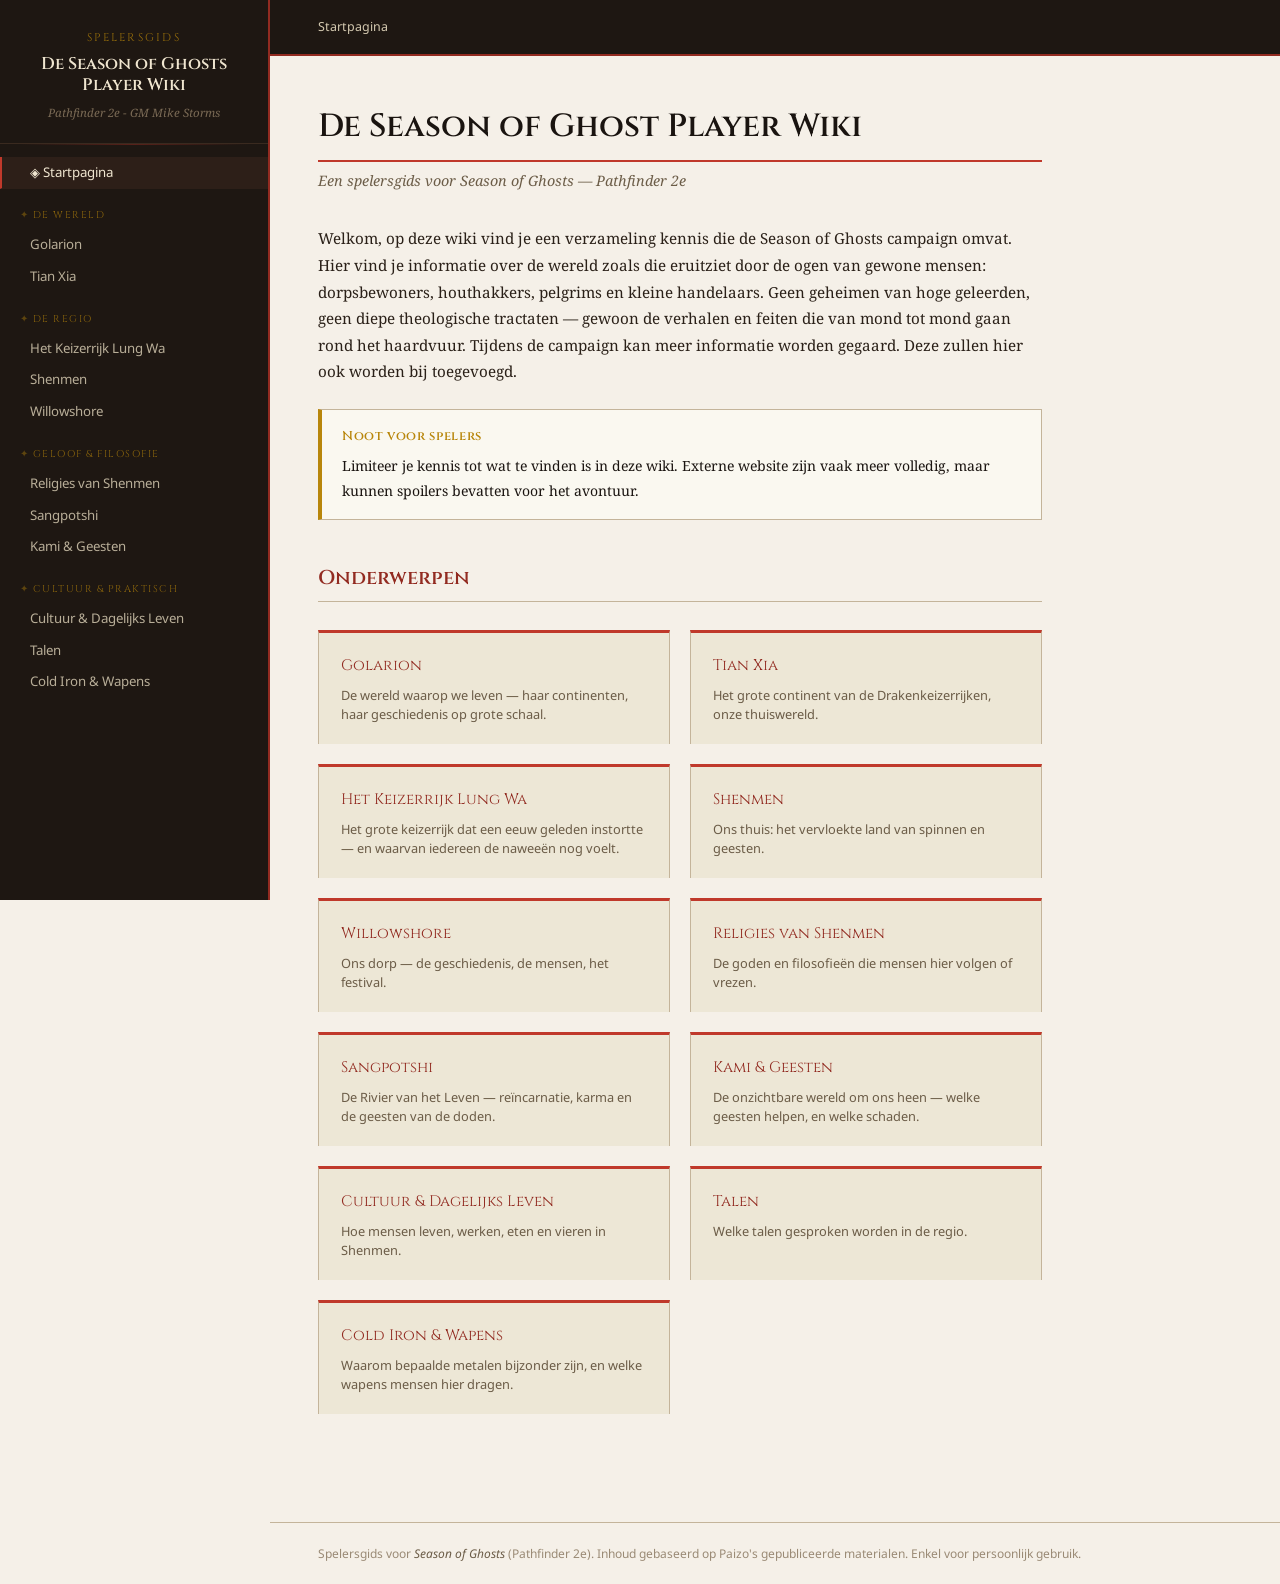
<file: index.html>
<!DOCTYPE html>
<html lang="nl">
<head>
  <meta charset="UTF-8">
  <meta name="viewport" content="width=device-width, initial-scale=1.0">
  <title>De Season of Ghost Player Wiki</title>
  <link rel="stylesheet" href="assets/style.css">
</head>
<body>
  <aside id="sidebar"></aside>

  <div id="main">
    <header class="page-header">
      <div class="breadcrumb"><span>Startpagina</span></div>
    </header>

    <article>
      <h1>De Season of Ghost Player Wiki</h1>
      <p class="page-subtitle">Een spelersgids voor Season of Ghosts — Pathfinder 2e</p>

      <p> Welkom, op deze wiki vind je een verzameling kennis die de Season of
      Ghosts campaign omvat. Hier vind je informatie over de wereld zoals die
      eruitziet door de ogen van gewone mensen: dorpsbewoners, houthakkers,
      pelgrims en kleine handelaars. Geen geheimen van hoge geleerden, geen
      diepe theologische tractaten — gewoon de verhalen en feiten die van mond
      tot mond gaan rond het haardvuur. Tijdens de campaign kan meer informatie
      worden gegaard. Deze zullen hier ook worden bij toegevoegd.</p>

      <div class="callout warning">
        <strong>Noot voor spelers</strong>
        Limiteer je kennis tot wat te vinden is in deze wiki. Externe website
        zijn vaak meer volledig, maar kunnen spoilers bevatten voor het
        avontuur.
      </div>

      <h2>Onderwerpen</h2>

      <div class="topic-grid">
        <a href="golarion.html" class="topic-card">
          <div class="card-title">Golarion</div>
          <div class="card-desc">De wereld waarop we leven — haar continenten, haar geschiedenis op grote schaal.</div>
        </a>
        <a href="tian-xia.html" class="topic-card">
          <div class="card-title">Tian Xia</div>
          <div class="card-desc">Het grote continent van de Drakenkeizerrijken, onze thuiswereld.</div>
        </a>
        <a href="lung-wa.html" class="topic-card">
          <div class="card-title">Het Keizerrijk Lung Wa</div>
          <div class="card-desc">Het grote keizerrijk dat een eeuw geleden instortte — en waarvan iedereen de naweeën nog voelt.</div>
        </a>
        <a href="shenmen.html" class="topic-card">
          <div class="card-title">Shenmen</div>
          <div class="card-desc">Ons thuis: het vervloekte land van spinnen en geesten.</div>
        </a>
        <a href="willowshore.html" class="topic-card">
          <div class="card-title">Willowshore</div>
          <div class="card-desc">Ons dorp — de geschiedenis, de mensen, het festival.</div>
        </a>
        <a href="religies.html" class="topic-card">
          <div class="card-title">Religies van Shenmen</div>
          <div class="card-desc">De goden en filosofieën die mensen hier volgen of vrezen.</div>
        </a>
        <a href="sangpotshi.html" class="topic-card">
          <div class="card-title">Sangpotshi</div>
          <div class="card-desc">De Rivier van het Leven — reïncarnatie, karma en de geesten van de doden.</div>
        </a>
        <a href="kami.html" class="topic-card">
          <div class="card-title">Kami & Geesten</div>
          <div class="card-desc">De onzichtbare wereld om ons heen — welke geesten helpen, en welke schaden.</div>
        </a>
        <a href="cultuur.html" class="topic-card">
          <div class="card-title">Cultuur & Dagelijks Leven</div>
          <div class="card-desc">Hoe mensen leven, werken, eten en vieren in Shenmen.</div>
        </a>
        <a href="talen.html" class="topic-card">
          <div class="card-title">Talen</div>
          <div class="card-desc">Welke talen gesproken worden in de regio.</div>
        </a>
        <a href="cold-iron.html" class="topic-card">
          <div class="card-title">Cold Iron & Wapens</div>
          <div class="card-desc">Waarom bepaalde metalen bijzonder zijn, en welke wapens mensen hier dragen.</div>
        </a>
      </div>

    </article>
    <footer></footer>
  </div>

  <script src="assets/nav.js"></script>
  <script>renderNav('home'); renderFooter();</script>
</body>
</html>
</file>
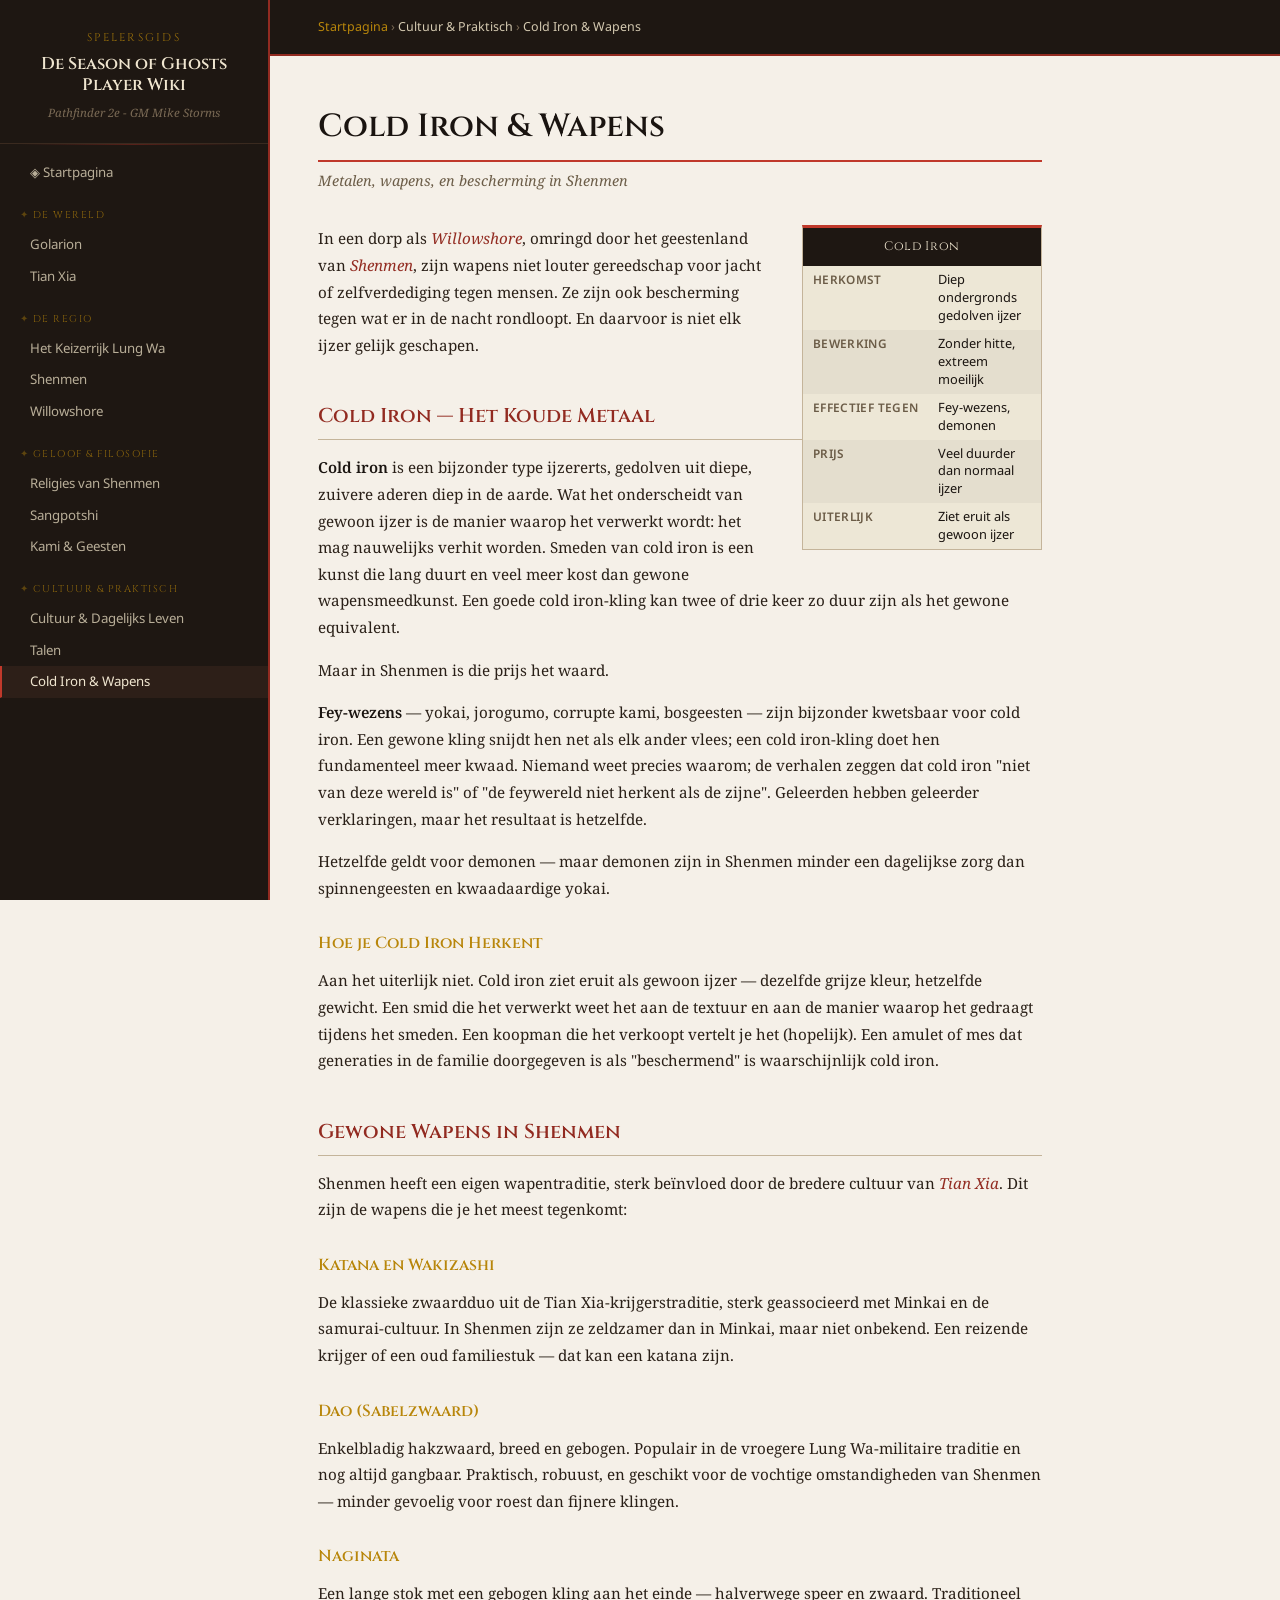
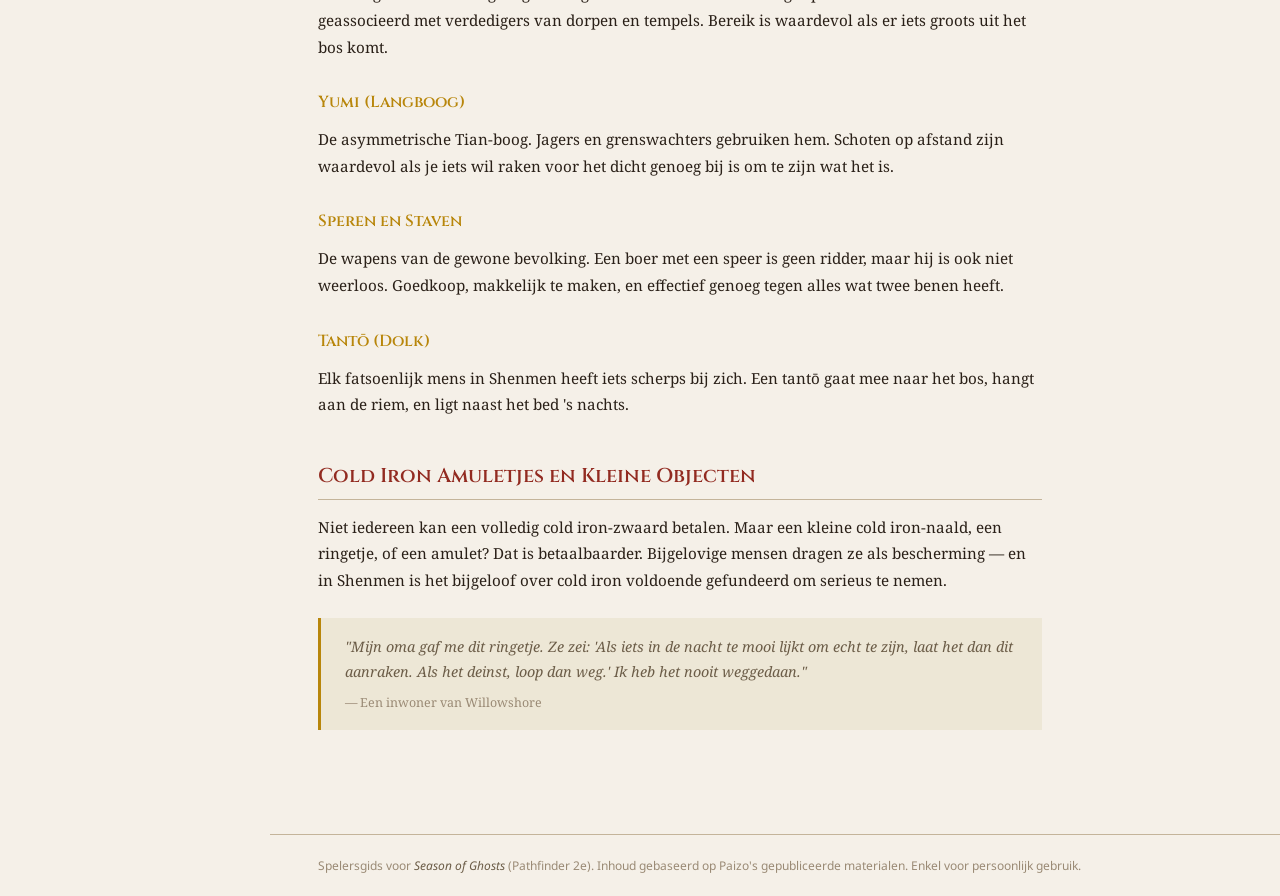
<file: cold-iron.html>
<!DOCTYPE html>
<html lang="nl">
<head>
  <meta charset="UTF-8">
  <meta name="viewport" content="width=device-width, initial-scale=1.0">
  <title>Cold Iron & Wapens — Season of Ghosts Player Wiki</title>
  <link rel="stylesheet" href="assets/style.css">
</head>
<body>
  <aside id="sidebar"></aside>
  <div id="main">
    <header class="page-header">
      <div class="breadcrumb"><a href="index.html">Startpagina</a> › <span>Cultuur & Praktisch</span> › <span>Cold Iron & Wapens</span></div>
    </header>
    <article class="clearfix">
      <h1>Cold Iron & Wapens</h1>
      <p class="page-subtitle">Metalen, wapens, en bescherming in Shenmen</p>

      <div class="infobox">
        <div class="infobox-title">Cold Iron</div>
        <table>
          <tr><td>Herkomst</td><td>Diep ondergronds gedolven ijzer</td></tr>
          <tr><td>Bewerking</td><td>Zonder hitte, extreem moeilijk</td></tr>
          <tr><td>Effectief tegen</td><td>Fey-wezens, demonen</td></tr>
          <tr><td>Prijs</td><td>Veel duurder dan normaal ijzer</td></tr>
          <tr><td>Uiterlijk</td><td>Ziet eruit als gewoon ijzer</td></tr>
        </table>
      </div>

      <p>In een dorp als <a href="willowshore.html"
        class="wiki-link">Willowshore</a>, omringd door het geestenland van <a
        href="shenmen.html" class="wiki-link">Shenmen</a>, zijn wapens niet
      louter gereedschap voor jacht of zelfverdediging tegen mensen. Ze zijn ook
      bescherming tegen wat er in de nacht rondloopt. En daarvoor is niet elk
      ijzer gelijk geschapen.</p>

      <h2>Cold Iron — Het Koude Metaal</h2>

      <p><strong>Cold iron</strong> is een bijzonder type ijzererts, gedolven
      uit diepe, zuivere aderen diep in de aarde. Wat het onderscheidt van
      gewoon ijzer is de manier waarop het verwerkt wordt: het mag nauwelijks
      verhit worden. Smeden van cold iron is een kunst die lang duurt en veel
      meer kost dan gewone wapensmeedkunst. Een goede cold iron-kling kan twee
      of drie keer zo duur zijn als het gewone equivalent.</p>

      <p>Maar in Shenmen is die prijs het waard.</p>

      <p><strong>Fey-wezens</strong> — yokai, jorogumo, corrupte kami,
      bosgeesten — zijn bijzonder kwetsbaar voor cold iron. Een gewone kling
      snijdt hen net als elk ander vlees; een cold iron-kling doet hen
      fundamenteel meer kwaad. Niemand weet precies waarom; de verhalen zeggen
      dat cold iron "niet van deze wereld is" of "de feywereld niet herkent als
      de zijne". Geleerden hebben geleerder verklaringen, maar het resultaat is
      hetzelfde.</p>

      <p>Hetzelfde geldt voor demonen — maar demonen zijn in Shenmen minder een
      dagelijkse zorg dan spinnengeesten en kwaadaardige yokai.</p>

      <h3>Hoe je Cold Iron Herkent</h3> <p>Aan het uiterlijk niet. Cold iron
      ziet eruit als gewoon ijzer — dezelfde grijze kleur, hetzelfde gewicht.
      Een smid die het verwerkt weet het aan de textuur en aan de manier waarop
      het gedraagt tijdens het smeden. Een koopman die het verkoopt vertelt je
      het (hopelijk). Een amulet of mes dat generaties in de familie doorgegeven
      is als "beschermend" is waarschijnlijk cold iron.</p>

      <h2>Gewone Wapens in Shenmen</h2>

      <p>Shenmen heeft een eigen wapentraditie, sterk beïnvloed door de bredere
      cultuur van <a href="tian-xia.html" class="wiki-link">Tian Xia</a>. Dit
      zijn de wapens die je het meest tegenkomt:</p>

      <h3>Katana en Wakizashi</h3> <p>De klassieke zwaardduo uit de Tian
      Xia-krijgerstraditie, sterk geassocieerd met Minkai en de samurai-cultuur.
      In Shenmen zijn ze zeldzamer dan in Minkai, maar niet onbekend. Een
      reizende krijger of een oud familiestuk — dat kan een katana zijn.</p>

      <h3>Dao (Sabelzwaard)</h3> <p>Enkelbladig hakzwaard, breed en gebogen.
      Populair in de vroegere Lung Wa-militaire traditie en nog altijd gangbaar.
      Praktisch, robuust, en geschikt voor de vochtige omstandigheden van
      Shenmen — minder gevoelig voor roest dan fijnere klingen.</p>

      <h3>Naginata</h3> <p>Een lange stok met een gebogen kling aan het einde —
      halverwege speer en zwaard. Traditioneel geassocieerd met verdedigers van
      dorpen en tempels. Bereik is waardevol als er iets groots uit het bos
      komt.</p>

      <h3>Yumi (Langboog)</h3> <p>De asymmetrische Tian-boog. Jagers en
      grenswachters gebruiken hem. Schoten op afstand zijn waardevol als je iets
      wil raken voor het dicht genoeg bij is om te zijn wat het is.</p>

      <h3>Speren en Staven</h3> <p>De wapens van de gewone bevolking. Een boer
      met een speer is geen ridder, maar hij is ook niet weerloos. Goedkoop,
      makkelijk te maken, en effectief genoeg tegen alles wat twee benen
      heeft.</p>

      <h3>Tantō (Dolk)</h3> <p>Elk fatsoenlijk mens in Shenmen heeft iets
      scherps bij zich. Een tantō gaat mee naar het bos, hangt aan de riem, en
      ligt naast het bed 's nachts.</p>

      <h2>Cold Iron Amuletjes en Kleine Objecten</h2>

      <p>Niet iedereen kan een volledig cold iron-zwaard betalen. Maar een
      kleine cold iron-naald, een ringetje, of een amulet? Dat is betaalbaarder.
      Bijgelovige mensen dragen ze als bescherming — en in Shenmen is het
      bijgeloof over cold iron voldoende gefundeerd om serieus te nemen.</p>

      <blockquote> "Mijn oma gaf me dit ringetje. Ze zei: 'Als iets in de nacht
        te mooi lijkt om echt te zijn, laat het dan dit aanraken. Als het
        deinst, loop dan weg.' Ik heb het nooit weggedaan." <cite>— Een inwoner
        van Willowshore</cite> </blockquote>

    </article> <footer></footer> </div> <script src="assets/nav.js"></script>
    <script>renderNav('cold-iron'); renderFooter();</script> </body> </html>
</file>
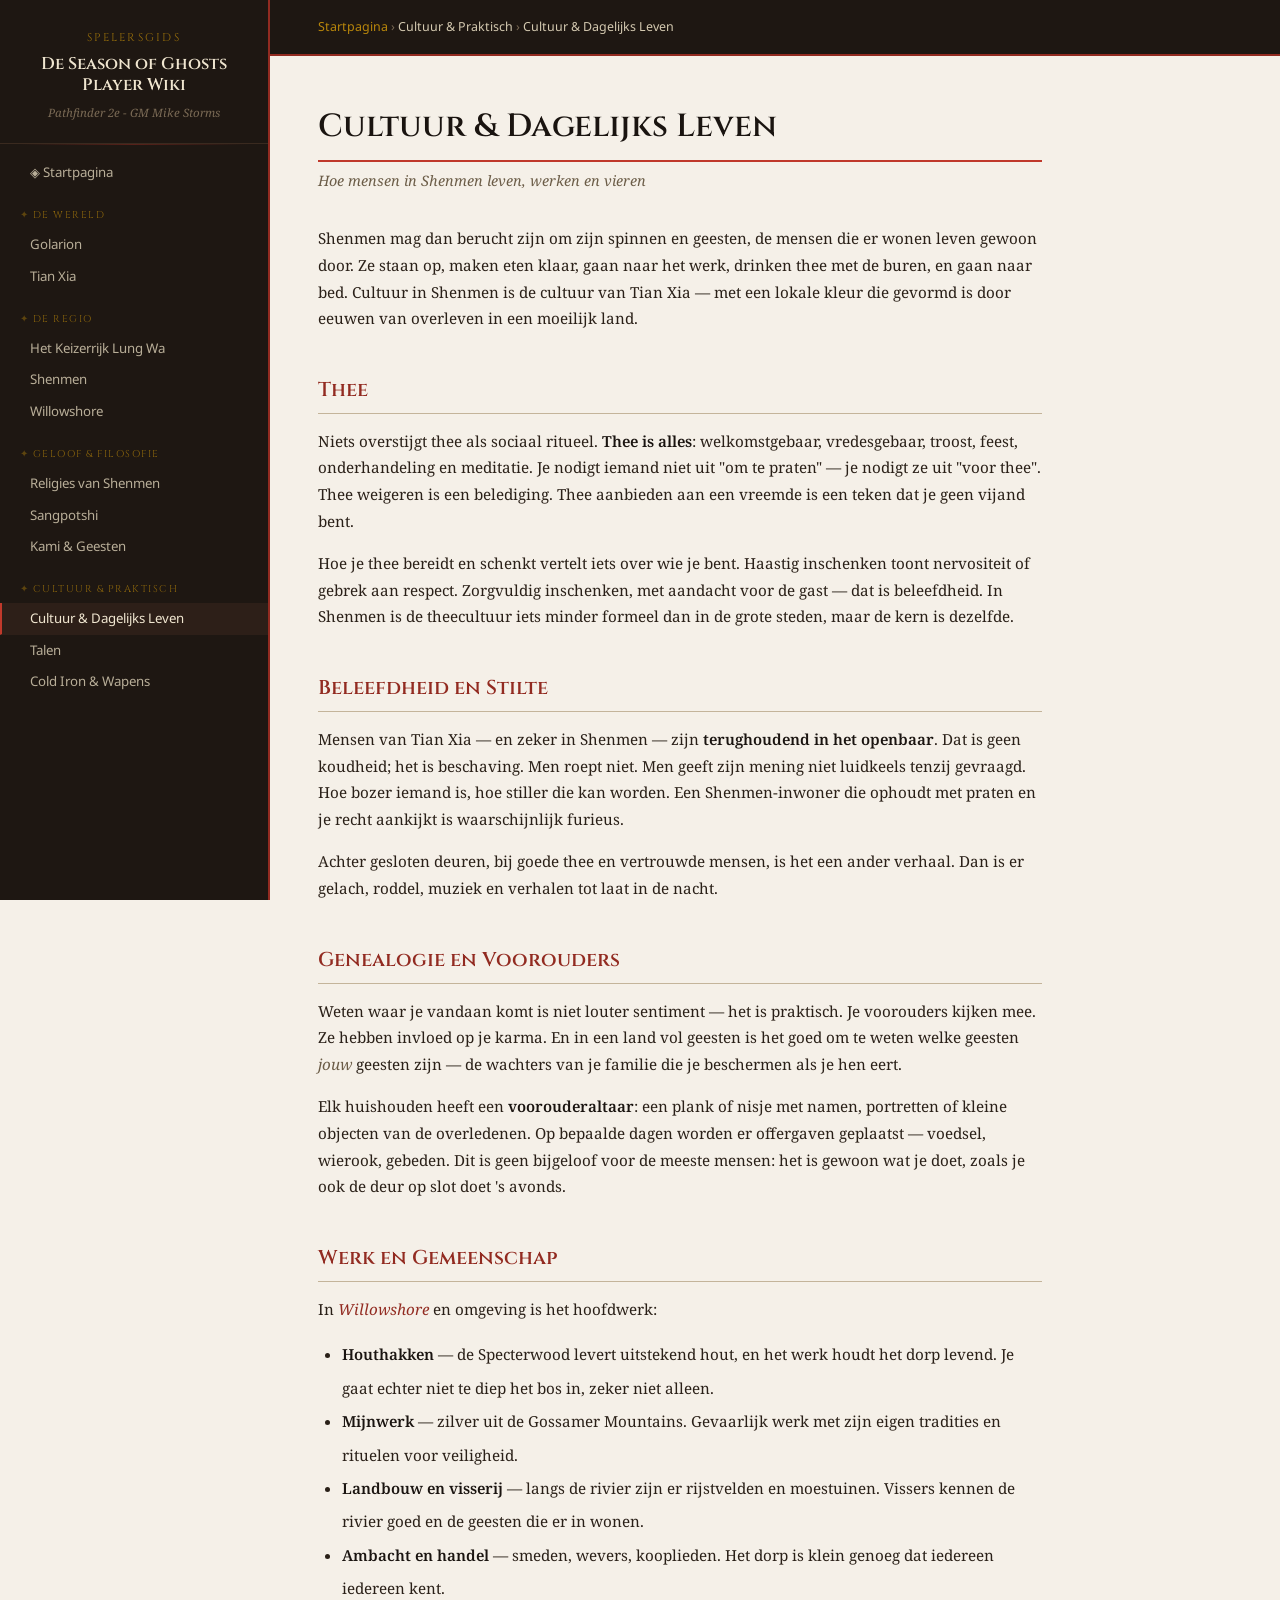
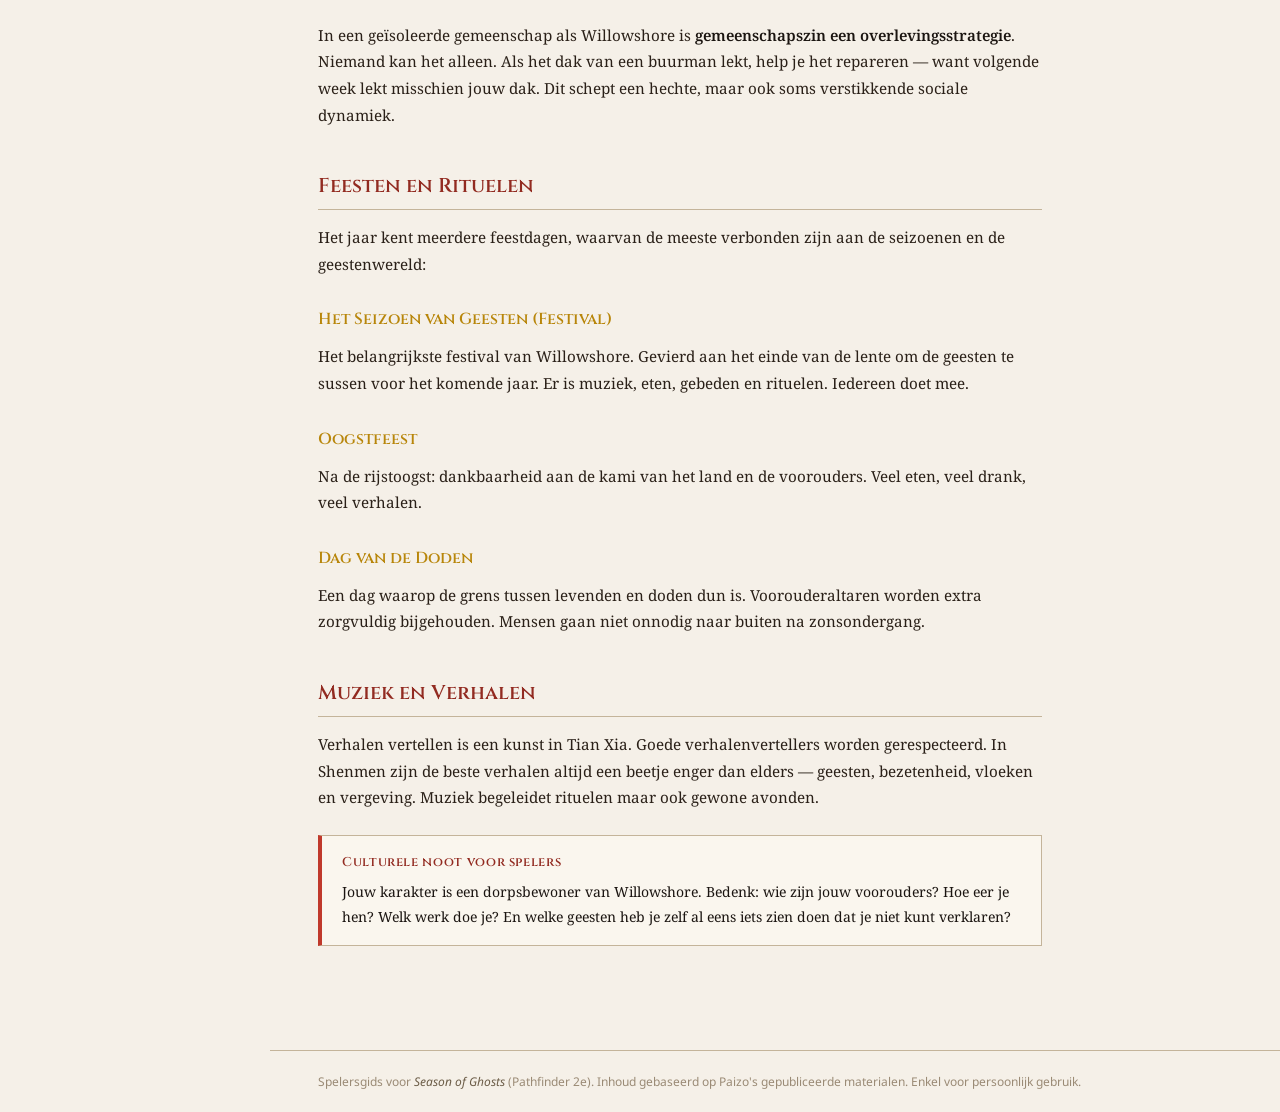
<file: cultuur.html>
<!DOCTYPE html>
<html lang="nl">
<head>
  <meta charset="UTF-8">
  <meta name="viewport" content="width=device-width, initial-scale=1.0">
  <title>Cultuur & Dagelijks Leven — Season of Ghosts Player Wiki</title>
  <link rel="stylesheet" href="assets/style.css">
</head>
<body>
  <aside id="sidebar"></aside>
  <div id="main">
    <header class="page-header">
      <div class="breadcrumb"><a href="index.html">Startpagina</a> › <span>Cultuur & Praktisch</span> › <span>Cultuur & Dagelijks Leven</span></div>
    </header>
    <article>
      <h1>Cultuur & Dagelijks Leven</h1>
      <p class="page-subtitle">Hoe mensen in Shenmen leven, werken en vieren</p>

      <p>Shenmen mag dan berucht zijn om zijn spinnen en geesten, de mensen die
      er wonen leven gewoon door. Ze staan op, maken eten klaar, gaan naar het
      werk, drinken thee met de buren, en gaan naar bed. Cultuur in Shenmen is
      de cultuur van Tian Xia — met een lokale kleur die gevormd is door eeuwen
      van overleven in een moeilijk land.</p>

      <h2>Thee</h2>

      <p>Niets overstijgt thee als sociaal ritueel. <strong>Thee is
        alles</strong>: welkomstgebaar, vredesgebaar, troost, feest,
      onderhandeling en meditatie. Je nodigt iemand niet uit "om te praten" — je
      nodigt ze uit "voor thee". Thee weigeren is een belediging. Thee aanbieden
      aan een vreemde is een teken dat je geen vijand bent.</p>

      <p>Hoe je thee bereidt en schenkt vertelt iets over wie je bent. Haastig
      inschenken toont nervositeit of gebrek aan respect. Zorgvuldig inschenken,
      met aandacht voor de gast — dat is beleefdheid. In Shenmen is de
      theecultuur iets minder formeel dan in de grote steden, maar de kern is
      dezelfde.</p>

      <h2>Beleefdheid en Stilte</h2>

      <p>Mensen van Tian Xia — en zeker in Shenmen — zijn <strong>terughoudend
        in het openbaar</strong>. Dat is geen koudheid; het is beschaving. Men
      roept niet. Men geeft zijn mening niet luidkeels tenzij gevraagd. Hoe
      bozer iemand is, hoe stiller die kan worden. Een Shenmen-inwoner die
      ophoudt met praten en je recht aankijkt is waarschijnlijk furieus.</p>

      <p>Achter gesloten deuren, bij goede thee en vertrouwde mensen, is het een
      ander verhaal. Dan is er gelach, roddel, muziek en verhalen tot laat in de
      nacht.</p>

      <h2>Genealogie en Voorouders</h2>

      <p>Weten waar je vandaan komt is niet louter sentiment — het is praktisch.
      Je voorouders kijken mee. Ze hebben invloed op je karma. En in een land
      vol geesten is het goed om te weten welke geesten <em>jouw</em> geesten
      zijn — de wachters van je familie die je beschermen als je hen eert.</p>

      <p>Elk huishouden heeft een <strong>voorouderaltaar</strong>: een plank of
      nisje met namen, portretten of kleine objecten van de overledenen. Op
      bepaalde dagen worden er offergaven geplaatst — voedsel, wierook, gebeden.
      Dit is geen bijgeloof voor de meeste mensen: het is gewoon wat je doet,
      zoals je ook de deur op slot doet 's avonds.</p>

      <h2>Werk en Gemeenschap</h2>

      <p>In <a href="willowshore.html" class="wiki-link">Willowshore</a> en
      omgeving is het hoofdwerk:</p>

      <ul style="margin: 12px 0 16px 24px; line-height: 2.2; color: #2a2018;
        font-size: 0.95rem;"> <li><strong>Houthakken</strong> — de Specterwood
          levert uitstekend hout, en het werk houdt het dorp levend. Je gaat
          echter niet te diep het bos in, zeker niet alleen.</li>
        <li><strong>Mijnwerk</strong> — zilver uit de Gossamer Mountains.
          Gevaarlijk werk met zijn eigen tradities en rituelen voor
          veiligheid.</li> <li><strong>Landbouw en visserij</strong> — langs de
        rivier zijn er rijstvelden en moestuinen. Vissers kennen de rivier goed
        en de geesten die er in wonen.</li> <li><strong>Ambacht en
          handel</strong> — smeden, wevers, kooplieden. Het dorp is klein genoeg
        dat iedereen iedereen kent.</li> </ul>

      <p>In een geïsoleerde gemeenschap als Willowshore is
      <strong>gemeenschapszin een overlevingsstrategie</strong>. Niemand kan het
      alleen. Als het dak van een buurman lekt, help je het repareren — want
      volgende week lekt misschien jouw dak. Dit schept een hechte, maar ook
      soms verstikkende sociale dynamiek.</p>

      <h2>Feesten en Rituelen</h2>

      <p>Het jaar kent meerdere feestdagen, waarvan de meeste verbonden zijn aan
      de seizoenen en de geestenwereld:</p>

      <h3>Het Seizoen van Geesten (Festival)</h3> <p>Het belangrijkste festival
      van Willowshore. Gevierd aan het einde van de lente om de geesten te
      sussen voor het komende jaar. Er is muziek, eten, gebeden en rituelen.
      Iedereen doet mee.</p>

      <h3>Oogstfeest</h3> <p>Na de rijstoogst: dankbaarheid aan de kami van het
      land en de voorouders. Veel eten, veel drank, veel verhalen.</p>

      <h3>Dag van de Doden</h3> <p>Een dag waarop de grens tussen levenden en
      doden dun is. Voorouderaltaren worden extra zorgvuldig bijgehouden. Mensen
      gaan niet onnodig naar buiten na zonsondergang.</p>

      <h2>Muziek en Verhalen</h2>

      <p>Verhalen vertellen is een kunst in Tian Xia. Goede verhalenvertellers
      worden gerespecteerd. In Shenmen zijn de beste verhalen altijd een beetje
      enger dan elders — geesten, bezetenheid, vloeken en vergeving. Muziek
      begeleidet rituelen maar ook gewone avonden.</p>

      <div class="callout"> <strong>Culturele noot voor spelers</strong> Jouw
        karakter is een dorpsbewoner van Willowshore. Bedenk: wie zijn jouw
        voorouders? Hoe eer je hen? Welk werk doe je? En welke geesten heb je
        zelf al eens iets zien doen dat je niet kunt verklaren? </div>

    </article> <footer></footer> </div> <script src="assets/nav.js"></script>
    <script>renderNav('cultuur'); renderFooter();</script> </body> </html>
</file>
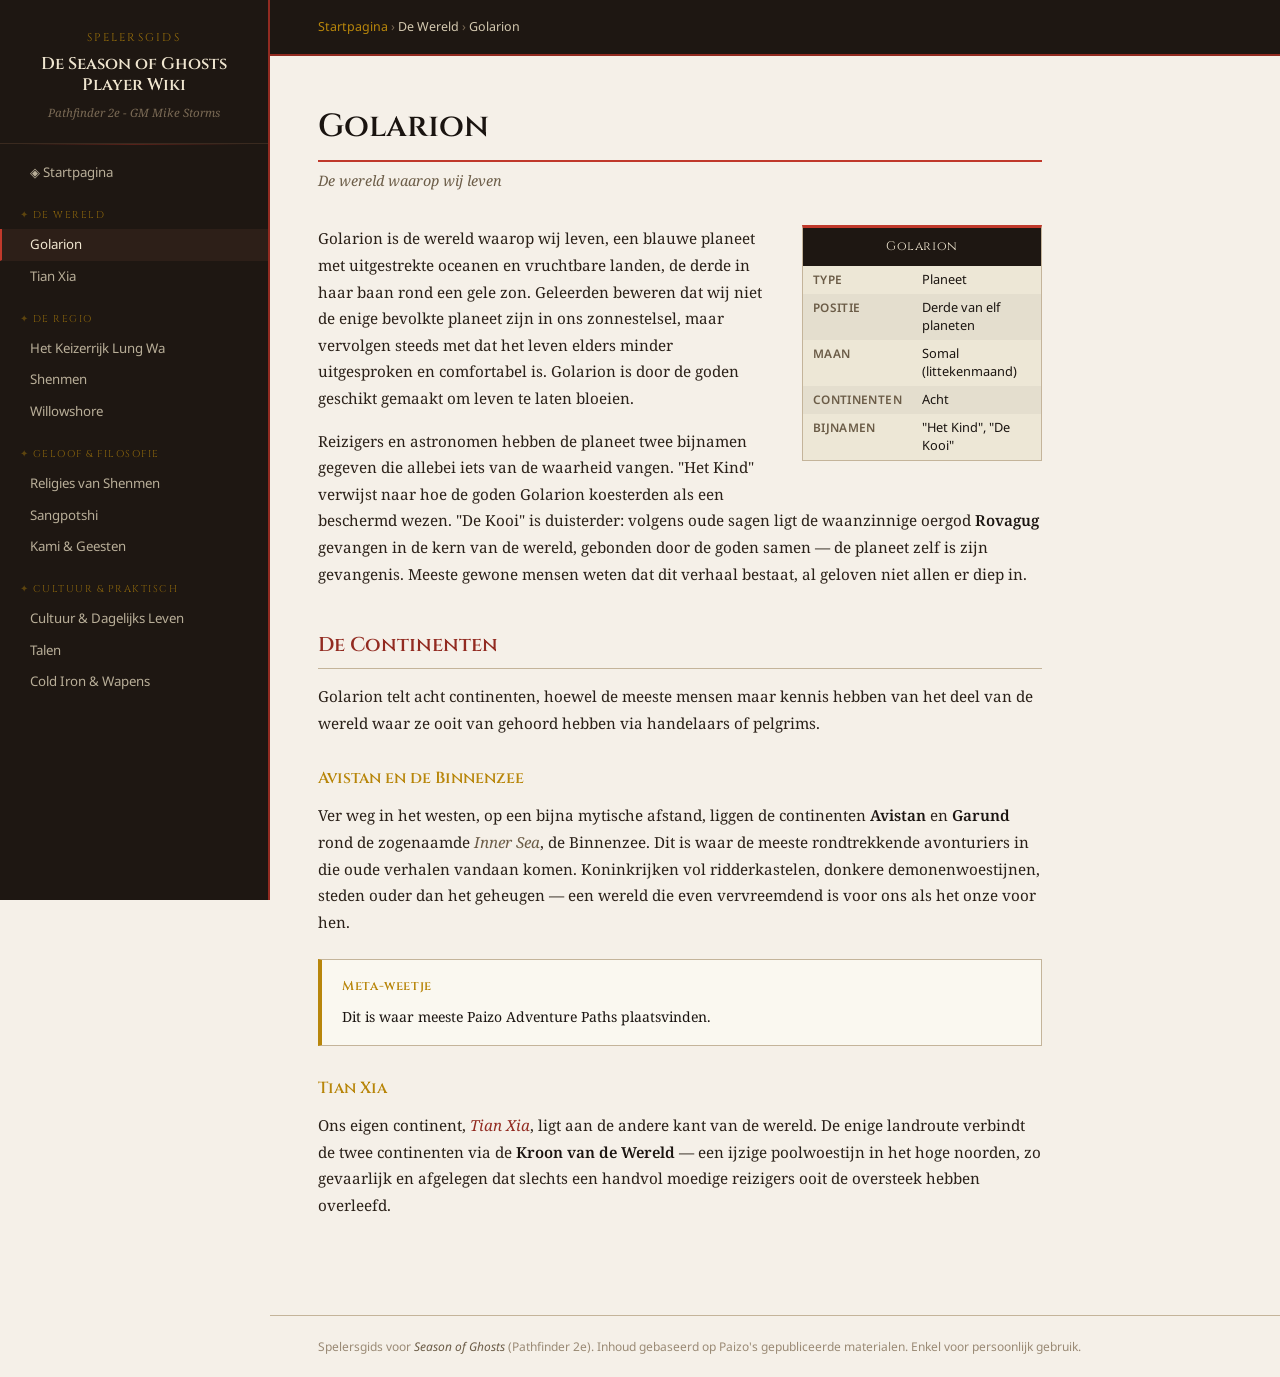
<file: golarion.html>
<!DOCTYPE html>
<html lang="nl">
<head>
  <meta charset="UTF-8">
  <meta name="viewport" content="width=device-width, initial-scale=1.0">
  <title>Golarion — Season of Ghosts Player Wiki</title>
  <link rel="stylesheet" href="assets/style.css">
</head>
<body>
  <aside id="sidebar"></aside>
  <div id="main">
    <header class="page-header">
      <div class="breadcrumb"><a href="index.html">Startpagina</a> › <span>De Wereld</span> › <span>Golarion</span></div>
    </header>
    <article class="clearfix">
      <h1>Golarion</h1>
      <p class="page-subtitle">De wereld waarop wij leven</p>

      <div class="infobox">
        <div class="infobox-title">Golarion</div>
        <table>
          <tr><td>Type</td><td>Planeet</td></tr>
          <tr><td>Positie</td><td>Derde van elf planeten</td></tr>
          <tr><td>Maan</td><td>Somal (littekenmaand)</td></tr>
          <tr><td>Continenten</td><td>Acht</td></tr>
          <tr><td>Bijnamen</td><td>"Het Kind", "De Kooi"</td></tr>
        </table>
      </div>

      <p>Golarion is de wereld waarop wij leven, een blauwe planeet met
      uitgestrekte oceanen en vruchtbare landen, de derde in haar baan rond een
      gele zon. Geleerden beweren dat wij niet de enige bevolkte planeet zijn in
      ons zonnestelsel, maar vervolgen steeds met dat het leven elders minder
      uitgesproken en comfortabel is. Golarion is door de goden geschikt gemaakt
      om leven te laten bloeien.

      <p>Reizigers en astronomen hebben de planeet twee bijnamen gegeven die allebei iets van de waarheid vangen. "Het Kind" verwijst naar hoe de goden Golarion koesterden als een beschermd wezen. "De Kooi" is duisterder: volgens oude sagen ligt de waanzinnige oergod <strong>Rovagug</strong> gevangen in de kern van de wereld, gebonden door de goden samen — de planeet zelf is zijn gevangenis. Meeste gewone mensen weten dat dit verhaal bestaat, al geloven niet allen er diep in.</p>

      <h2>De Continenten</h2>

      <p>Golarion telt acht continenten, hoewel de meeste mensen maar kennis hebben van het deel van de wereld waar ze ooit van gehoord hebben via handelaars of pelgrims.</p>

      <h3>Avistan en de Binnenzee</h3>
      <p>Ver weg in het westen, op een bijna mytische afstand, liggen de continenten <strong>Avistan</strong> en <strong>Garund</strong> rond de zogenaamde <em>Inner Sea</em>, de Binnenzee. Dit is waar de meeste rondtrekkende avonturiers in die oude verhalen vandaan komen. Koninkrijken vol ridderkastelen, donkere demonenwoestijnen, steden ouder dan het geheugen — een wereld die even vervreemdend is voor ons als het onze voor hen.</p>
      <div class="callout warning">
        <strong>Meta-weetje</strong>
        Dit is waar meeste Paizo Adventure Paths plaatsvinden.
      </div>

      <h3>Tian Xia</h3>
      <p>Ons eigen continent, <a href="tian-xia.html" class="wiki-link">Tian
        Xia</a>, ligt aan de andere kant van de wereld. De enige landroute
      verbindt de twee continenten via de <strong>Kroon van de Wereld</strong> —
      een ijzige poolwoestijn in het hoge noorden, zo gevaarlijk en afgelegen
      dat slechts een handvol moedige reizigers ooit de oversteek hebben
      overleefd.</p>

    </article>
    <footer></footer>
  </div>
  <script src="assets/nav.js"></script>
  <script>renderNav('golarion'); renderFooter();</script>
</body>
</html>
</file>
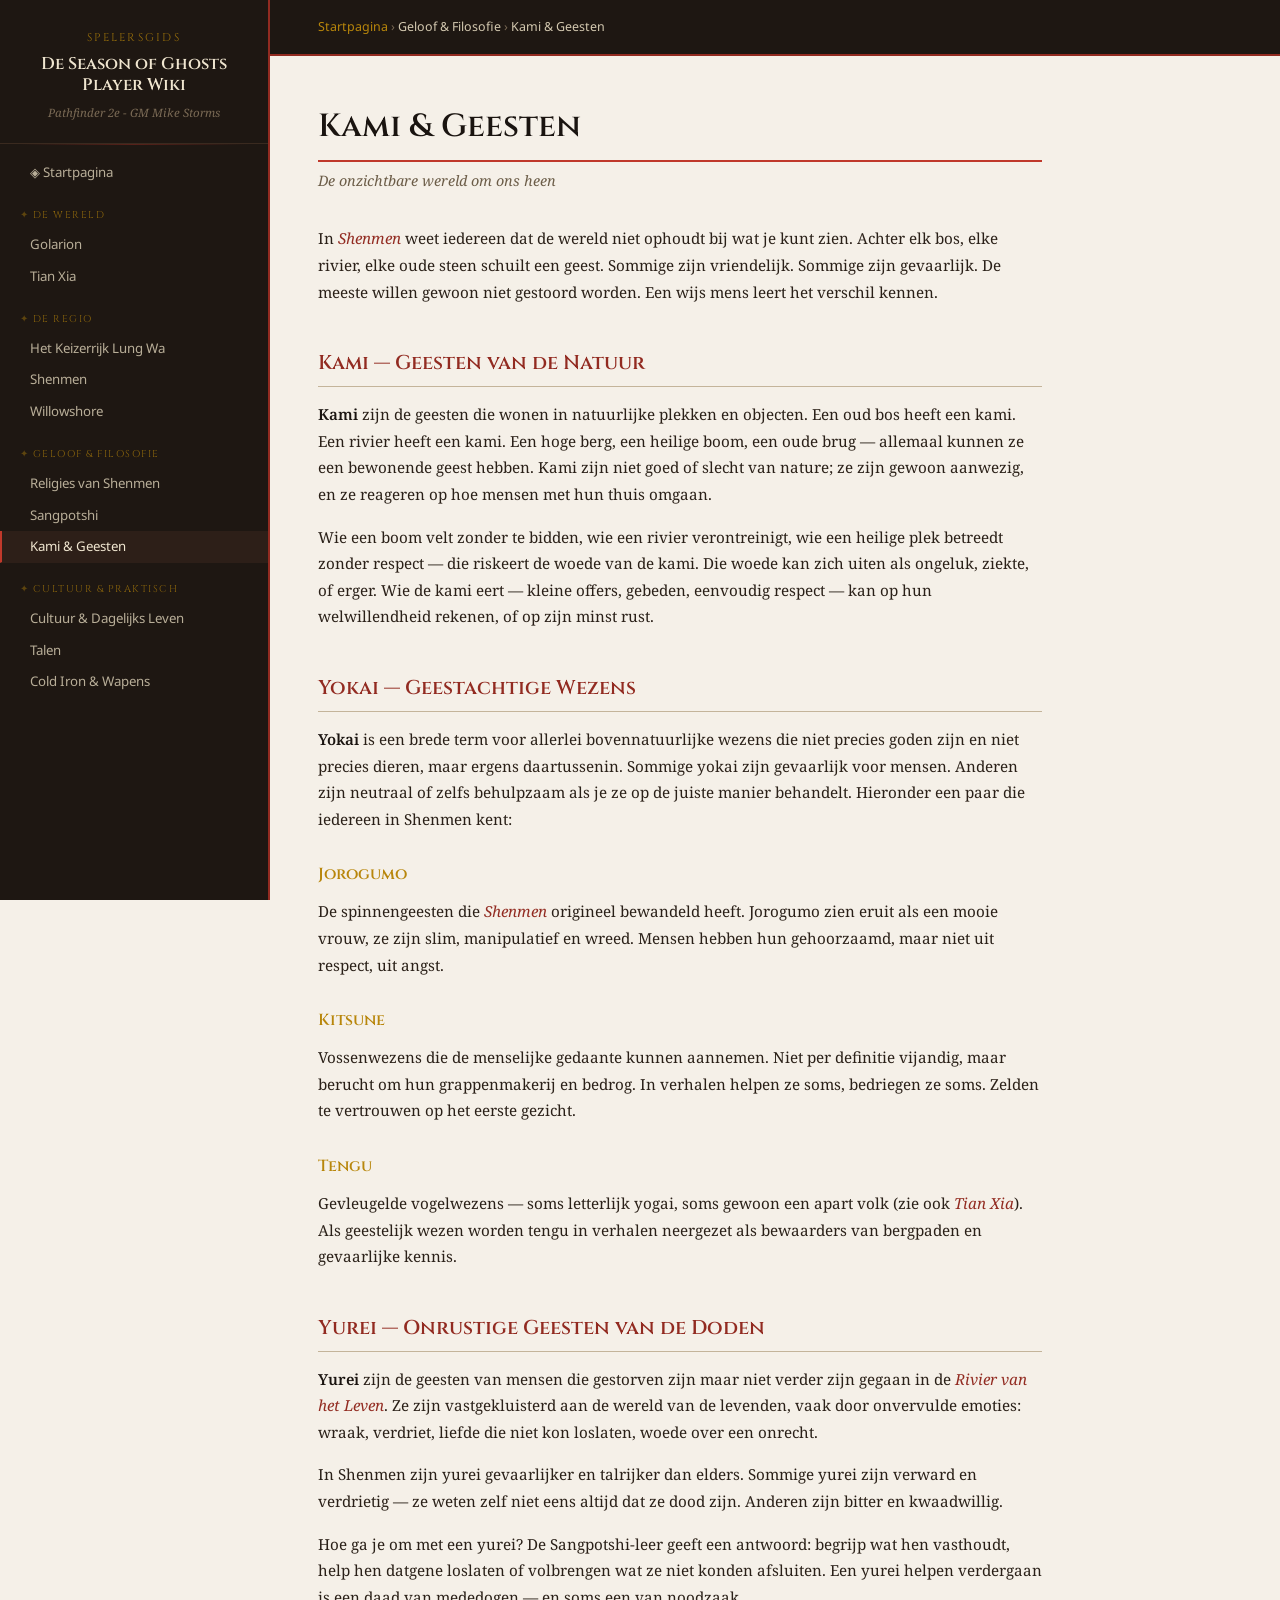
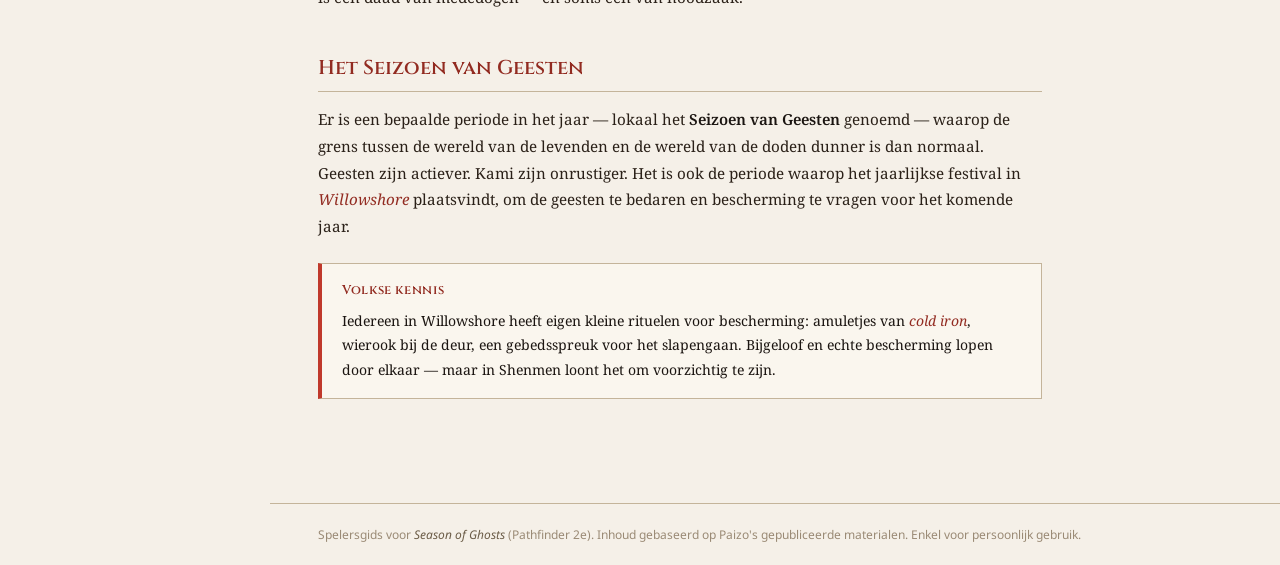
<file: kami.html>
<!DOCTYPE html>
<html lang="nl">
<head>
  <meta charset="UTF-8">
  <meta name="viewport" content="width=device-width, initial-scale=1.0">
  <title>Kami & Geesten — Season of Ghosts Player Wiki</title>
  <link rel="stylesheet" href="assets/style.css">
</head>
<body>
  <aside id="sidebar"></aside>
  <div id="main">
    <header class="page-header">
      <div class="breadcrumb"><a href="index.html">Startpagina</a> › <span>Geloof & Filosofie</span> › <span>Kami & Geesten</span></div>
    </header>
    <article>
      <h1>Kami & Geesten</h1>
      <p class="page-subtitle">De onzichtbare wereld om ons heen</p>

      <p>In <a href="shenmen.html" class="wiki-link">Shenmen</a> weet iedereen
      dat de wereld niet ophoudt bij wat je kunt zien. Achter elk bos, elke
      rivier, elke oude steen schuilt een geest. Sommige zijn vriendelijk.
      Sommige zijn gevaarlijk. De meeste willen gewoon niet gestoord worden. Een
      wijs mens leert het verschil kennen.</p>

      <h2>Kami — Geesten van de Natuur</h2>

      <p><strong>Kami</strong> zijn de geesten die wonen in natuurlijke plekken
      en objecten. Een oud bos heeft een kami. Een rivier heeft een kami. Een
      hoge berg, een heilige boom, een oude brug — allemaal kunnen ze een
      bewonende geest hebben. Kami zijn niet goed of slecht van nature; ze zijn
      gewoon aanwezig, en ze reageren op hoe mensen met hun thuis omgaan.</p>

      <p>Wie een boom velt zonder te bidden, wie een rivier verontreinigt, wie
      een heilige plek betreedt zonder respect — die riskeert de woede van de
      kami. Die woede kan zich uiten als ongeluk, ziekte, of erger. Wie de kami
      eert — kleine offers, gebeden, eenvoudig respect — kan op hun
      welwillendheid rekenen, of op zijn minst rust.</p>

      <h2>Yokai — Geestachtige Wezens</h2>

      <p><strong>Yokai</strong> is een brede term voor allerlei bovennatuurlijke
      wezens die niet precies goden zijn en niet precies dieren, maar ergens
      daartussenin. Sommige yokai zijn gevaarlijk voor mensen. Anderen zijn
      neutraal of zelfs behulpzaam als je ze op de juiste manier behandelt.
      Hieronder een paar die iedereen in Shenmen kent:</p>

      <h3>Jorogumo</h3> <p>De spinnengeesten die <a href="shenmen.html"
        class="wiki-link">Shenmen</a> origineel bewandeld heeft.
      Jorogumo zien eruit als een mooie vrouw, ze
      zijn slim, manipulatief en wreed. Mensen hebben hun gehoorzaamd, maar
      niet uit respect, uit angst.

      <h3>Kitsune</h3> <p>Vossenwezens die de menselijke gedaante kunnen
      aannemen. Niet per definitie vijandig, maar berucht om hun grappenmakerij
      en bedrog. In verhalen helpen ze soms, bedriegen ze soms. Zelden te
      vertrouwen op het eerste gezicht.</p>

      <h3>Tengu</h3> <p>Gevleugelde vogelwezens — soms letterlijk yogai, soms
      gewoon een apart volk (zie ook <a href="tian-xia.html"
      class="wiki-link">Tian Xia</a>). Als geestelijk wezen worden tengu in
      verhalen neergezet als bewaarders van bergpaden en gevaarlijke kennis.</p>

      <h2>Yurei — Onrustige Geesten van de Doden</h2>

      <p><strong>Yurei</strong> zijn de geesten van mensen die gestorven zijn
      maar niet verder zijn gegaan in de <a href="sangpotshi.html"
      class="wiki-link">Rivier van het Leven</a>. Ze zijn vastgekluisterd aan de
      wereld van de levenden, vaak door onvervulde emoties: wraak, verdriet,
      liefde die niet kon loslaten, woede over een onrecht.</p>

      <p>In Shenmen zijn yurei gevaarlijker en talrijker dan elders. Sommige yurei
      zijn verward en verdrietig — ze weten zelf niet eens altijd dat ze dood
      zijn. Anderen zijn bitter en kwaadwillig.</p>

      <p>Hoe ga je om met een yurei? De Sangpotshi-leer geeft een antwoord:
      begrijp wat hen vasthoudt, help hen datgene loslaten of volbrengen wat ze
      niet konden afsluiten. Een yurei helpen verdergaan is een daad van
      mededogen — en soms een van noodzaak.</p>

      <h2>Het Seizoen van Geesten</h2>

      <p>Er is een bepaalde periode in het jaar — lokaal het <strong>Seizoen van
      Geesten</strong> genoemd — waarop de grens tussen de wereld van de
      levenden en de wereld van de doden dunner is dan normaal. Geesten zijn
      actiever. Kami zijn onrustiger. Het is ook de periode waarop het
      jaarlijkse festival in <a href="willowshore.html"
      class="wiki-link">Willowshore</a> plaatsvindt, om de geesten te bedaren
      en bescherming te vragen voor het komende jaar.</p>

      <div class="callout"> <strong>Volkse kennis</strong> Iedereen in
        Willowshore heeft eigen kleine rituelen voor bescherming: amuletjes van
        <a href="cold-iron.html" class="wiki-link">cold iron</a>, wierook bij de
        deur, een gebedsspreuk voor het slapengaan. Bijgeloof en echte
        bescherming lopen door elkaar — maar in Shenmen loont het om voorzichtig
        te zijn. </div>

    </article> <footer></footer> </div> <script src="assets/nav.js"></script>
    <script>renderNav('kami'); renderFooter();</script> </body> </html>
</file>
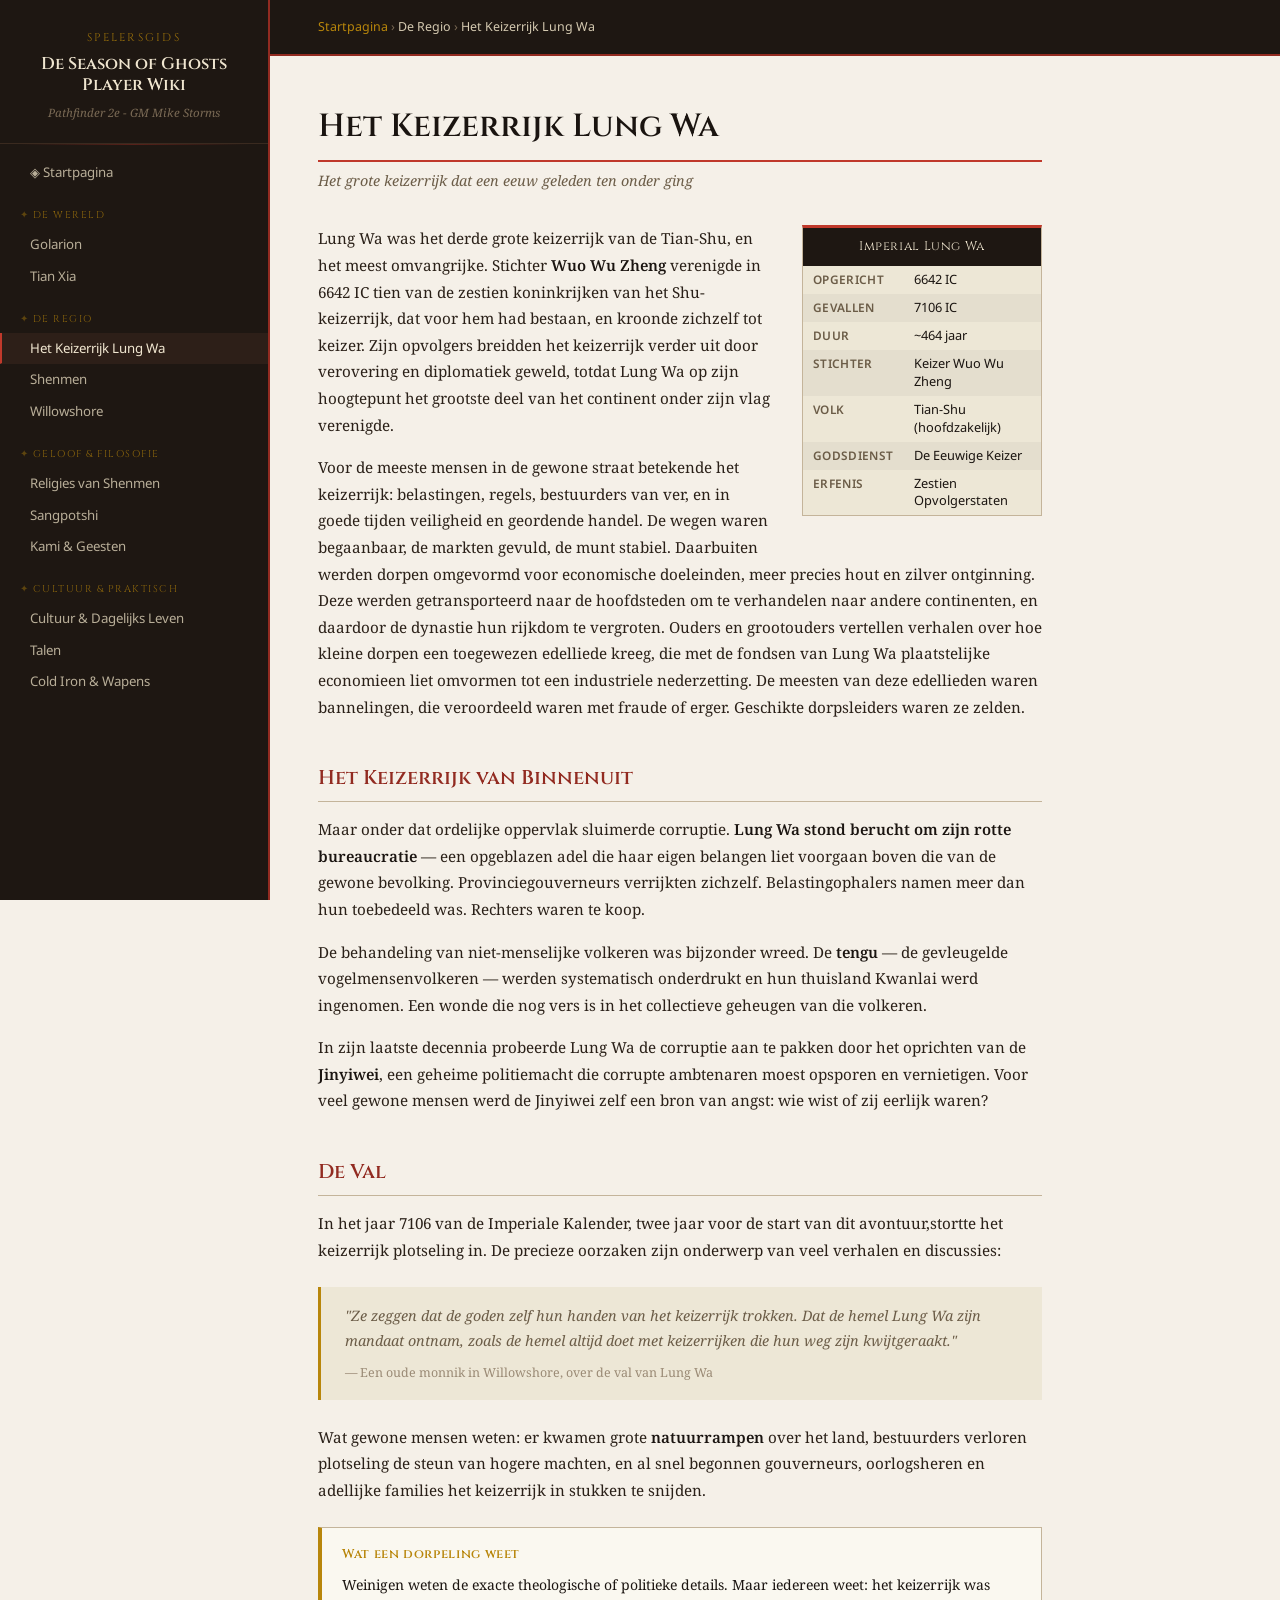
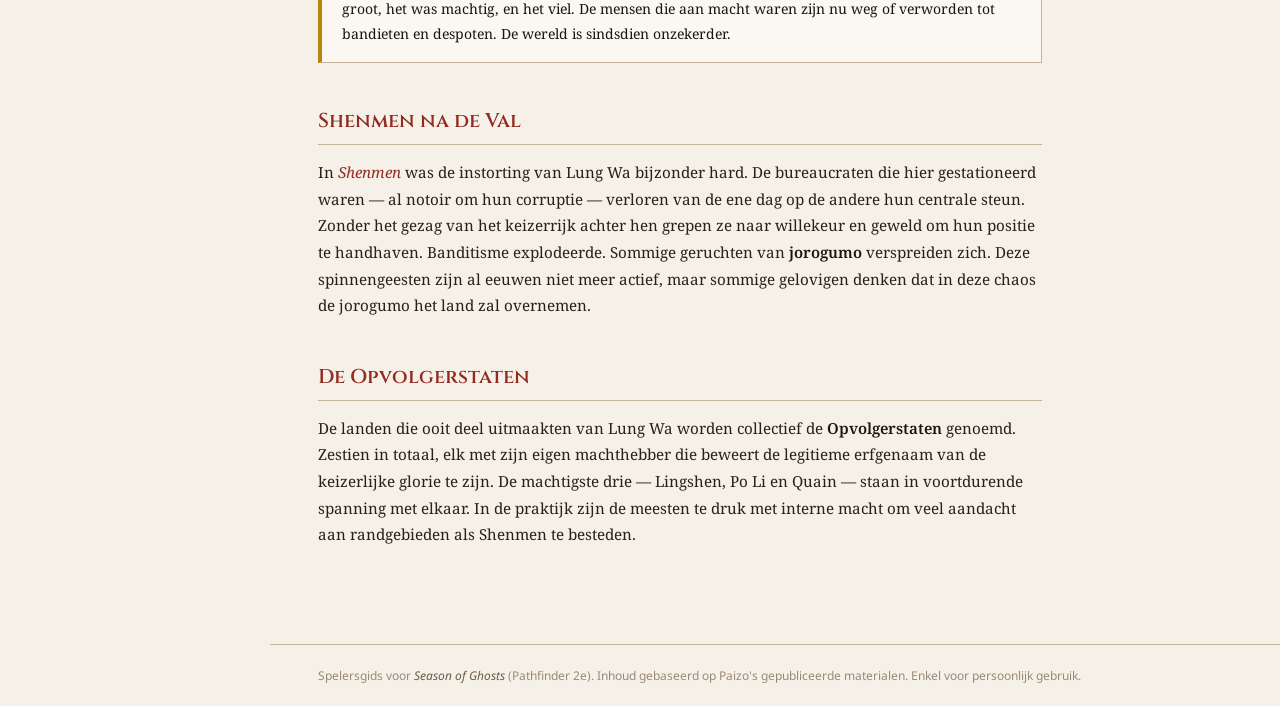
<file: lung-wa.html>
<!DOCTYPE html>
<html lang="nl">
<head>
  <meta charset="UTF-8">
  <meta name="viewport" content="width=device-width, initial-scale=1.0">
  <title>Het Keizerrijk Lung Wa — Season of Ghosts Player Wiki</title>
  <link rel="stylesheet" href="assets/style.css">
</head>
<body>
  <aside id="sidebar"></aside>
  <div id="main">
    <header class="page-header">
      <div class="breadcrumb"><a href="index.html">Startpagina</a> › <span>De Regio</span> › <span>Het Keizerrijk Lung Wa</span></div>
    </header>
    <article class="clearfix">
      <h1>Het Keizerrijk Lung Wa</h1>
      <p class="page-subtitle">Het grote keizerrijk dat een eeuw geleden ten onder ging</p>

      <div class="infobox">
        <div class="infobox-title">Imperial Lung Wa</div>
        <table>
          <tr><td>Opgericht</td><td>6642 IC</td></tr>
          <tr><td>Gevallen</td><td>7106 IC</td></tr>
          <tr><td>Duur</td><td>~464 jaar</td></tr>
          <tr><td>Stichter</td><td>Keizer Wuo Wu Zheng</td></tr>
          <tr><td>Volk</td><td>Tian-Shu (hoofdzakelijk)</td></tr>
          <tr><td>Godsdienst</td><td>De Eeuwige Keizer</td></tr>
          <tr><td>Erfenis</td><td>Zestien Opvolgerstaten</td></tr>
        </table>
      </div>

      <p>Lung Wa was het derde grote keizerrijk van de Tian-Shu, en het meest
      omvangrijke. Stichter <strong>Wuo Wu Zheng</strong> verenigde in 6642 IC
      tien van de zestien koninkrijken van het Shu-keizerrijk, dat voor hem had
      bestaan, en kroonde zichzelf tot keizer. Zijn opvolgers breidden het
      keizerrijk verder uit door verovering en diplomatiek geweld, totdat Lung
      Wa op zijn hoogtepunt het grootste deel van het continent onder zijn vlag
      verenigde.</p>

      <p>Voor de meeste mensen in de gewone straat betekende het keizerrijk:
      belastingen, regels, bestuurders van ver, en in goede tijden
      veiligheid en geordende handel. De wegen waren begaanbaar, de markten
      gevuld, de munt stabiel. Daarbuiten werden dorpen omgevormd voor
      economische doeleinden, meer precies hout en zilver
      ontginning.
      Deze werden getransporteerd naar de hoofdsteden om te verhandelen naar
      andere continenten, en daardoor de dynastie hun rijkdom te vergroten.
      Ouders en grootouders vertellen verhalen over hoe kleine dorpen een
      toegewezen edelliede kreeg, die met de fondsen van Lung Wa plaatstelijke
      economieen liet omvormen tot een industriele nederzetting. De meesten van
      deze edellieden waren bannelingen, die veroordeeld waren met fraude of
      erger. Geschikte dorpsleiders waren ze zelden.</p> 

      <h2>Het Keizerrijk van Binnenuit</h2>

      <p>Maar onder dat ordelijke oppervlak sluimerde corruptie. <strong>Lung Wa
        stond berucht om zijn rotte bureaucratie</strong> — een opgeblazen adel
      die haar eigen belangen liet voorgaan boven die van de gewone bevolking.
      Provinciegouverneurs verrijkten zichzelf. Belastingophalers namen meer dan
      hun toebedeeld was. Rechters waren te koop.</p>

      <p>De behandeling van niet-menselijke volkeren was bijzonder wreed. De
      <strong>tengu</strong> — de gevleugelde vogelmensenvolkeren — werden
      systematisch onderdrukt en hun thuisland Kwanlai werd ingenomen.
      Een wonde die nog vers is in het collectieve geheugen van die
      volkeren.</p>

      <p>In zijn laatste decennia probeerde Lung Wa de corruptie aan te pakken
      door het oprichten van de <strong>Jinyiwei</strong>, een geheime
      politiemacht die corrupte ambtenaren moest opsporen en vernietigen. Voor
      veel gewone mensen werd de Jinyiwei zelf een bron van angst: wie wist of
      zij eerlijk waren?</p>

      <h2>De Val</h2>

      <p>In het jaar 7106 van de Imperiale Kalender, twee jaar voor de start van
      dit avontuur,stortte het
      keizerrijk plotseling in. De precieze oorzaken zijn onderwerp van veel
      verhalen en discussies:</p>

      <blockquote> "Ze zeggen dat de goden zelf hun handen van het keizerrijk
        trokken. Dat de hemel Lung Wa zijn mandaat ontnam, zoals de hemel altijd
        doet met keizerrijken die hun weg zijn kwijtgeraakt." <cite>— Een oude
        monnik in Willowshore, over de val van Lung Wa</cite> </blockquote>

      <p>Wat gewone mensen weten: er kwamen grote <strong>natuurrampen</strong>
      over het land, bestuurders verloren plotseling de steun van hogere
      machten, en al snel begonnen gouverneurs, oorlogsheren en adellijke
      families het keizerrijk in stukken te snijden.</p>

      <div class="callout warning"> <strong>Wat een dorpeling weet</strong>
        Weinigen weten de exacte theologische of politieke details. Maar
        iedereen weet: het keizerrijk was groot, het was machtig, en het viel.
        De mensen die aan macht waren zijn nu weg of verworden tot
        bandieten en despoten. De wereld is sindsdien onzekerder. </div>

      <h2>Shenmen na de Val</h2>

      <p>In <a href="shenmen.html" class="wiki-link">Shenmen</a> was de
      instorting van Lung Wa bijzonder hard. De bureaucraten die hier
      gestationeerd waren — al notoir om hun corruptie — verloren van de ene dag
      op de andere hun centrale steun. Zonder het gezag van het keizerrijk
      achter hen grepen ze naar willekeur en geweld om hun positie te handhaven.
      Banditisme explodeerde. Sommige geruchten van <strong>jorogumo</strong>
      verspreiden zich. Deze spinnengeesten zijn al eeuwen niet meer actief,
      maar sommige gelovigen denken dat in deze chaos de jorogumo het land zal
      overnemen.</p>

      <h2>De Opvolgerstaten</h2>

      <p>De landen die ooit deel uitmaakten van Lung Wa worden collectief de
      <strong>Opvolgerstaten</strong> genoemd. Zestien in totaal, elk met zijn
      eigen machthebber die beweert de legitieme erfgenaam van de keizerlijke
      glorie te zijn. De machtigste drie — Lingshen, Po Li en Quain — staan in
      voortdurende spanning met elkaar. In de praktijk zijn de meesten te druk
      met interne macht om veel aandacht aan randgebieden als Shenmen te
      besteden.</p>

    </article> <footer></footer> </div> <script src="assets/nav.js"></script>
    <script>renderNav('lung-wa'); renderFooter();</script> </body> </html>
</file>
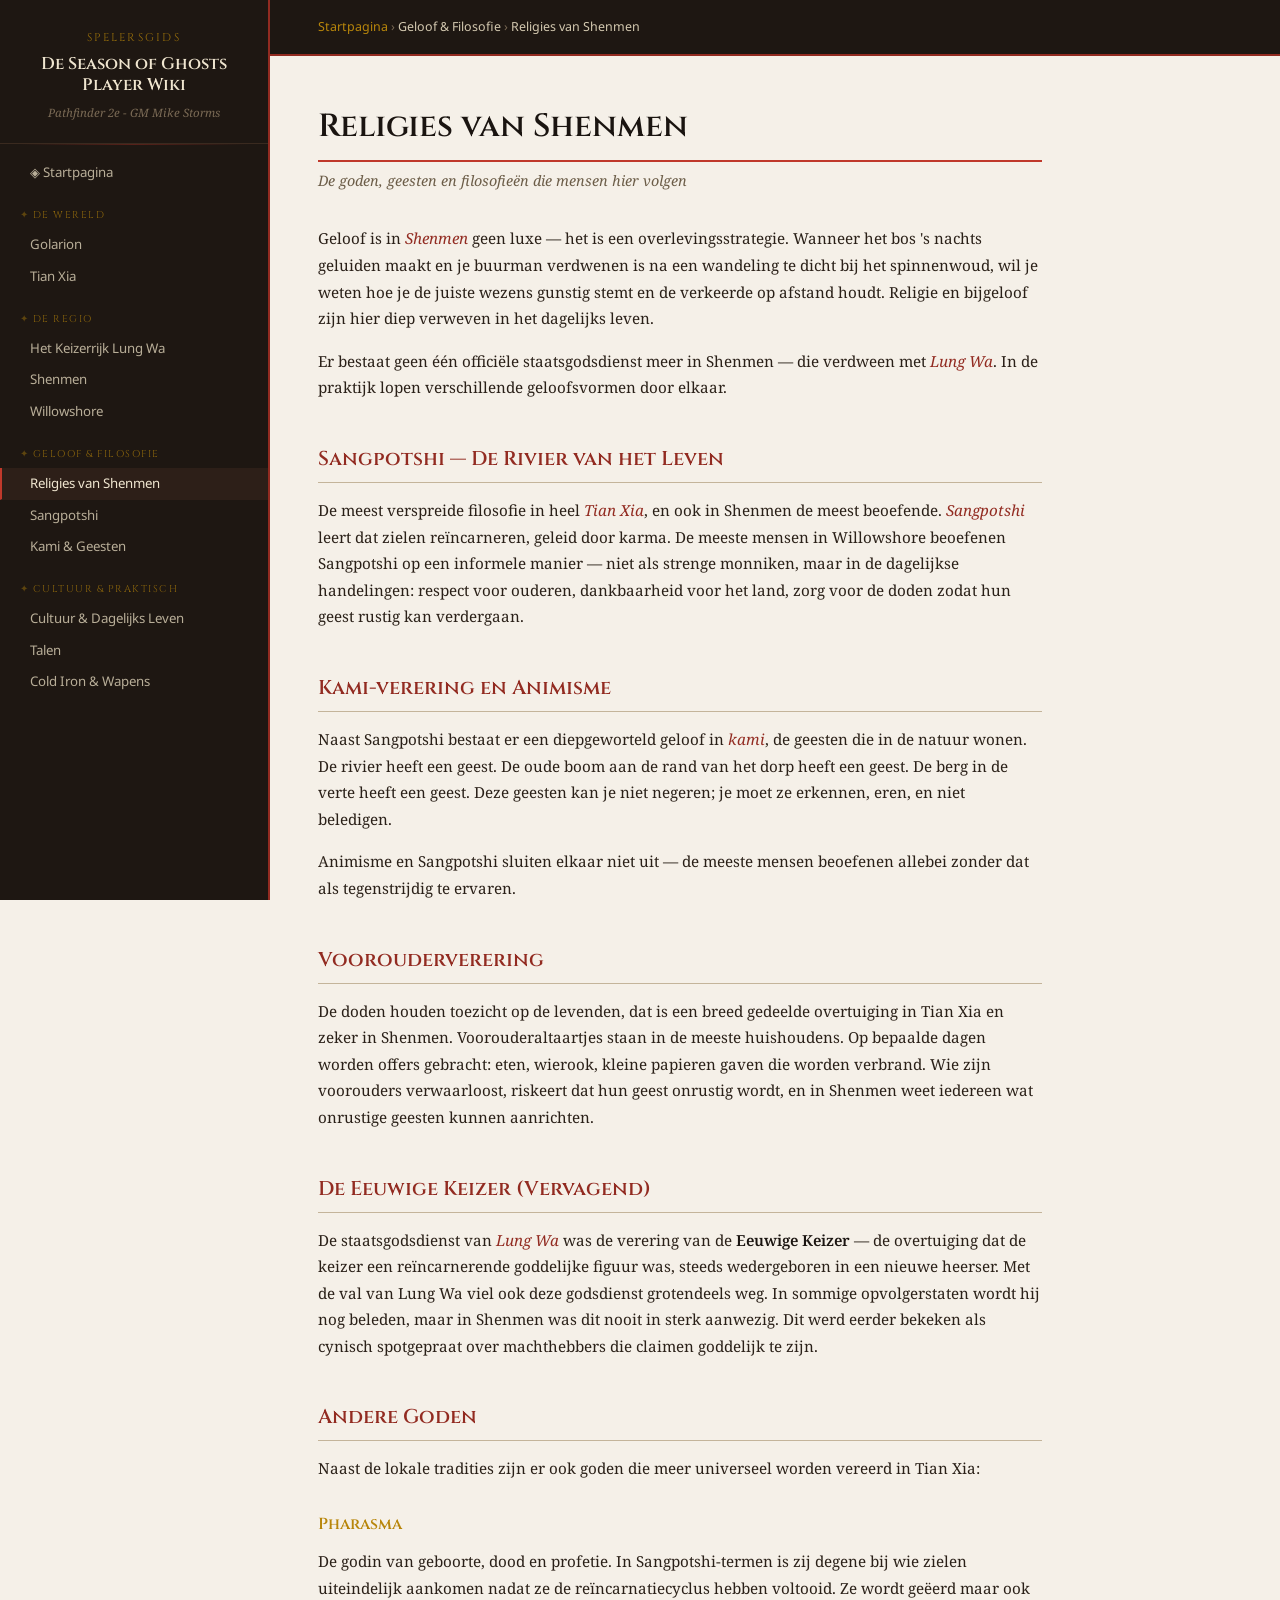
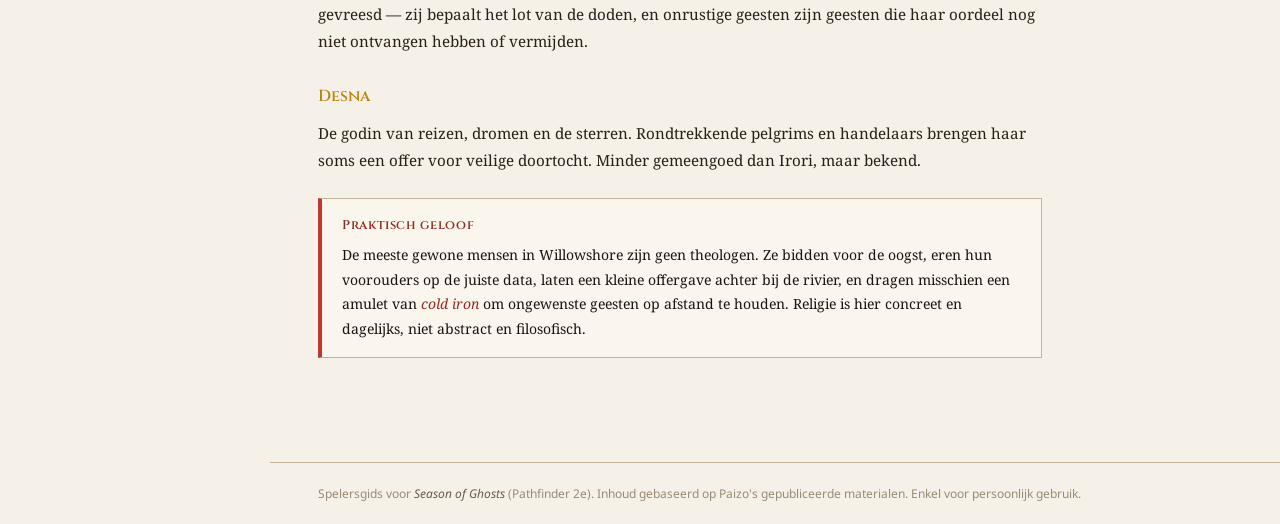
<file: religies.html>
<!DOCTYPE html>
<html lang="nl">
<head>
  <meta charset="UTF-8">
  <meta name="viewport" content="width=device-width, initial-scale=1.0">
  <title>Religies van Shenmen — Season of Ghosts Player Wiki</title>
  <link rel="stylesheet" href="assets/style.css">
</head>
<body>
  <aside id="sidebar"></aside>
  <div id="main">
    <header class="page-header">
      <div class="breadcrumb"><a href="index.html">Startpagina</a> › <span>Geloof & Filosofie</span> › <span>Religies van Shenmen</span></div>
    </header>
    <article>
      <h1>Religies van Shenmen</h1>
      <p class="page-subtitle">De goden, geesten en filosofieën die mensen hier volgen</p>

      <p>Geloof is in <a href="shenmen.html" class="wiki-link">Shenmen</a> geen
      luxe — het is een overlevingsstrategie. Wanneer het bos 's nachts geluiden
      maakt en je buurman verdwenen is na een wandeling te dicht bij het
      spinnenwoud, wil je weten hoe je de juiste wezens gunstig stemt en de
      verkeerde op afstand houdt. Religie en bijgeloof zijn hier diep verweven
      in het dagelijks leven.</p>

      <p>Er bestaat geen één officiële staatsgodsdienst meer in Shenmen — die
      verdween met <a href="lung-wa.html" class="wiki-link">Lung Wa</a>. In de
      praktijk lopen verschillende geloofsvormen door elkaar.</p>

      <h2>Sangpotshi — De Rivier van het Leven</h2>

      <p>De meest verspreide filosofie in heel <a href="tian-xia.html"
        class="wiki-link">Tian Xia</a>, en ook in Shenmen de meest beoefende. <a
        href="sangpotshi.html" class="wiki-link">Sangpotshi</a> leert dat zielen
      reïncarneren, geleid door karma. De meeste mensen in Willowshore beoefenen
      Sangpotshi op een informele manier — niet als strenge monniken, maar in de
      dagelijkse handelingen: respect voor ouderen, dankbaarheid voor het land,
      zorg voor de doden zodat hun geest rustig kan verdergaan.</p>

      <h2>Kami-verering en Animisme</h2>

      <p>Naast Sangpotshi bestaat er een diepgeworteld geloof in <a
        href="kami.html" class="wiki-link">kami</a>, de geesten die in de
      natuur wonen. De rivier heeft een geest. De oude boom aan de rand van het
      dorp heeft een geest. De berg in de verte heeft een geest. Deze geesten
      kan je niet negeren; je moet ze erkennen, eren, en niet beledigen.</p>

      <p>Animisme en Sangpotshi sluiten elkaar niet uit — de meeste mensen
      beoefenen allebei zonder dat als tegenstrijdig te ervaren.</p>

      <h2>Voorouderverering</h2>

      <p>De doden houden toezicht op de levenden, dat is een breed gedeelde
      overtuiging in Tian Xia en zeker in Shenmen. Voorouderaltaartjes staan in
      de meeste huishoudens. Op bepaalde dagen worden offers gebracht: eten,
      wierook, kleine papieren gaven die worden verbrand. Wie zijn voorouders
      verwaarloost, riskeert dat hun geest onrustig wordt, en in Shenmen weet
      iedereen wat onrustige geesten kunnen aanrichten.</p>

      <h2>De Eeuwige Keizer (Vervagend)</h2>

      <p>De staatsgodsdienst van <a href="lung-wa.html" class="wiki-link">Lung
        Wa</a> was de verering van de <strong>Eeuwige Keizer</strong> — de
      overtuiging dat de keizer een reïncarnerende goddelijke figuur was, steeds
      wedergeboren in een nieuwe heerser. Met de val van Lung Wa viel ook deze
      godsdienst grotendeels weg. In sommige opvolgerstaten wordt hij nog
      beleden, maar in Shenmen was dit nooit in sterk aanwezig. Dit werd eerder
      bekeken als cynisch spotgepraat over machthebbers die claimen
      goddelijk te zijn.</p>

      <h2>Andere Goden</h2>

      <p>Naast de lokale tradities zijn er ook goden die meer universeel worden
      vereerd in Tian Xia:</p>

      <h3>Pharasma</h3> <p>De godin van geboorte, dood en profetie. In
      Sangpotshi-termen is zij degene bij wie zielen uiteindelijk aankomen nadat
      ze de reïncarnatiecyclus hebben voltooid. Ze wordt geëerd maar ook
      gevreesd — zij bepaalt het lot van de doden, en onrustige geesten zijn
      geesten die haar oordeel nog niet ontvangen hebben of vermijden.</p>

      <h3>Desna</h3> <p>De godin van reizen, dromen en de sterren. Rondtrekkende
      pelgrims en handelaars brengen haar soms een offer voor veilige doortocht.
      Minder gemeengoed dan Irori, maar bekend.</p>

      <div class="callout"> <strong>Praktisch geloof</strong> De meeste gewone
      mensen in Willowshore zijn geen theologen. Ze bidden voor de oogst, eren
      hun voorouders op de juiste data, laten een kleine offergave achter bij
      de rivier, en dragen misschien een amulet van <a href="cold-iron.html"
      class="wiki-link">cold iron</a> om ongewenste geesten op afstand te
      houden. Religie is hier concreet en dagelijks, niet abstract en
      filosofisch. </div>

    </article> <footer></footer> </div> <script src="assets/nav.js"></script>
    <script>renderNav('religies'); renderFooter();</script> </body> </html>
</file>
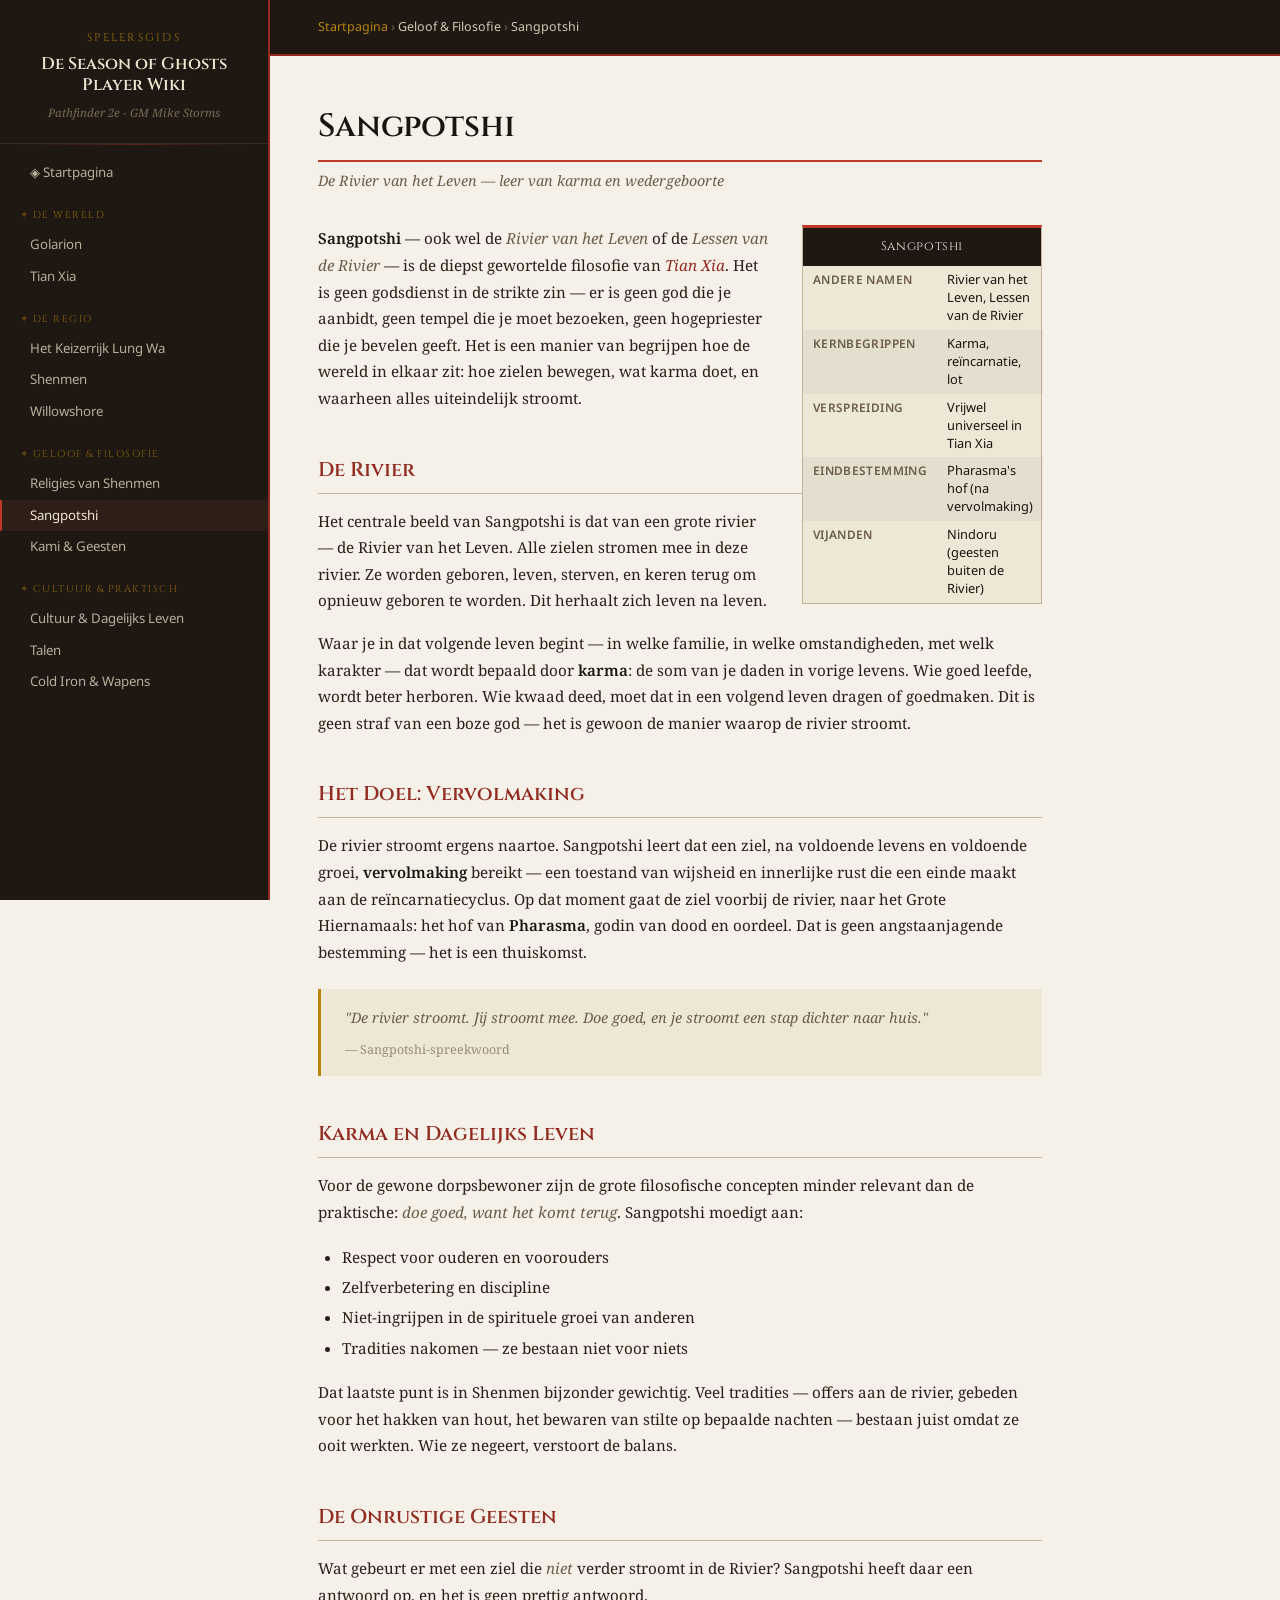
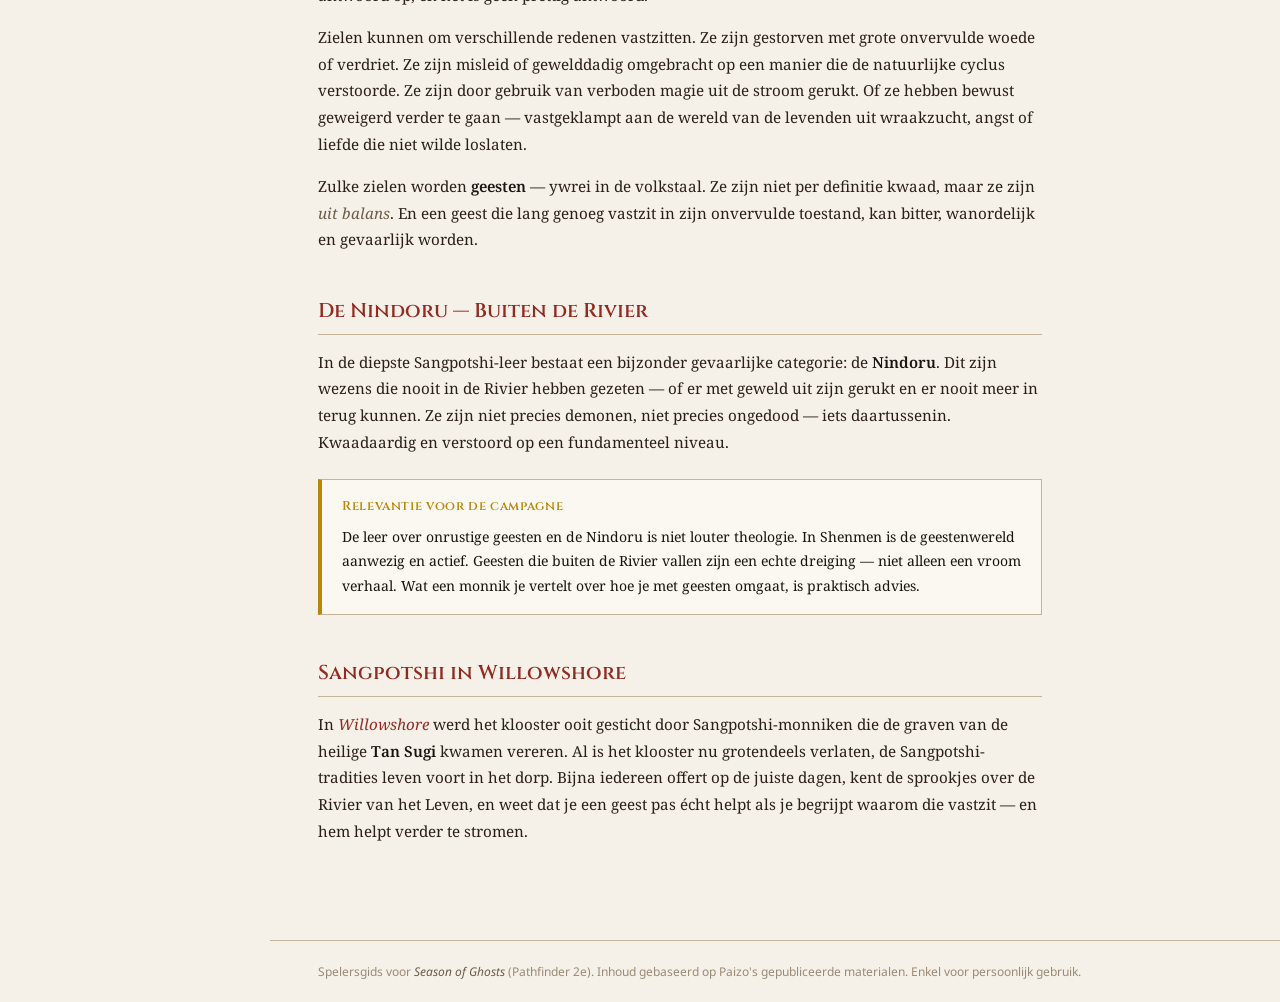
<file: sangpotshi.html>
<!DOCTYPE html>
<html lang="nl">
<head>
  <meta charset="UTF-8">
  <meta name="viewport" content="width=device-width, initial-scale=1.0">
  <title>Sangpotshi — Season of Ghosts Player Wiki</title>
  <link rel="stylesheet" href="assets/style.css">
</head>
<body>
  <aside id="sidebar"></aside>
  <div id="main">
    <header class="page-header">
      <div class="breadcrumb"><a href="index.html">Startpagina</a> › <span>Geloof & Filosofie</span> › <span>Sangpotshi</span></div>
    </header>
    <article>
      <h1>Sangpotshi</h1>
      <p class="page-subtitle">De Rivier van het Leven — leer van karma en wedergeboorte</p>

      <div class="infobox">
        <div class="infobox-title">Sangpotshi</div>
        <table>
          <tr><td>Andere namen</td><td>Rivier van het Leven, Lessen van de Rivier</td></tr>
          <tr><td>Kernbegrippen</td><td>Karma, reïncarnatie, lot</td></tr>
          <tr><td>Verspreiding</td><td>Vrijwel universeel in Tian Xia</td></tr>
          <tr><td>Eindbestemming</td><td>Pharasma's hof (na vervolmaking)</td></tr>
          <tr><td>Vijanden</td><td>Nindoru (geesten buiten de Rivier)</td></tr>
        </table>
      </div>

      <p><strong>Sangpotshi</strong> — ook wel de <em>Rivier van het Leven</em>
      of de <em>Lessen van de Rivier</em> — is de diepst gewortelde filosofie
      van <a href="tian-xia.html" class="wiki-link">Tian Xia</a>. Het is geen
      godsdienst in de strikte zin — er is geen god die je aanbidt, geen tempel
      die je moet bezoeken, geen hogepriester die je bevelen geeft. Het is een
      manier van begrijpen hoe de wereld in elkaar zit: hoe zielen bewegen, wat
      karma doet, en waarheen alles uiteindelijk stroomt.</p>

      <h2>De Rivier</h2>

      <p>Het centrale beeld van Sangpotshi is dat van een grote rivier — de
      Rivier van het Leven. Alle zielen stromen mee in deze rivier. Ze worden
      geboren, leven, sterven, en keren terug om opnieuw geboren te worden. Dit
      herhaalt zich leven na leven.</p>

      <p>Waar je in dat volgende leven begint — in welke familie, in welke
      omstandigheden, met welk karakter — dat wordt bepaald door
      <strong>karma</strong>: de som van je daden in vorige levens. Wie goed
      leefde, wordt beter herboren. Wie kwaad deed, moet dat in een volgend
      leven dragen of goedmaken. Dit is geen straf van een boze god — het is
      gewoon de manier waarop de rivier stroomt.</p>

      <h2>Het Doel: Vervolmaking</h2>

      <p>De rivier stroomt ergens naartoe. Sangpotshi leert dat een ziel, na
      voldoende levens en voldoende groei, <strong>vervolmaking</strong> bereikt
      — een toestand van wijsheid en innerlijke rust die een einde maakt aan de
      reïncarnatiecyclus. Op dat moment gaat de ziel voorbij de rivier, naar het
      Grote Hiernamaals: het hof van <strong>Pharasma</strong>, godin van dood
      en oordeel. Dat is geen angstaanjagende bestemming — het is een
      thuiskomst.</p>

      <blockquote>
        "De rivier stroomt. Jij stroomt mee. Doe goed, en je stroomt een stap
        dichter naar huis."
        <cite>— Sangpotshi-spreekwoord</cite>
      </blockquote>

      <h2>Karma en Dagelijks Leven</h2>

      <p>Voor de gewone dorpsbewoner zijn de grote filosofische concepten minder
      relevant dan de praktische: <em>doe goed, want het komt terug</em>.
      Sangpotshi moedigt aan:</p>

      <ul style="margin: 12px 0 16px 24px; line-height: 2; color: #2a2018; font-size: 0.95rem;">
        <li>Respect voor ouderen en voorouders</li>
        <li>Zelfverbetering en discipline</li>
        <li>Niet-ingrijpen in de spirituele groei van anderen</li>
        <li>Tradities nakomen — ze bestaan niet voor niets</li>
      </ul>

      <p>Dat laatste punt is in Shenmen bijzonder gewichtig. Veel tradities —
      offers aan de rivier, gebeden voor het hakken van hout, het bewaren van
      stilte op bepaalde nachten — bestaan juist omdat ze ooit werkten. Wie ze
      negeert, verstoort de balans.</p>

      <h2>De Onrustige Geesten</h2>

      <p>Wat gebeurt er met een ziel die <em>niet</em> verder stroomt in de
      Rivier? Sangpotshi heeft daar een antwoord op, en het is geen prettig
      antwoord.</p>

      <p>Zielen kunnen om verschillende redenen vastzitten. Ze zijn gestorven
      met grote onvervulde woede of verdriet. Ze zijn misleid of gewelddadig
      omgebracht op een manier die de natuurlijke cyclus verstoorde. Ze zijn
      door gebruik van verboden magie uit de stroom gerukt. Of ze hebben bewust
      geweigerd verder te gaan — vastgeklampt aan de wereld van de levenden uit
      wraakzucht, angst of liefde die niet wilde loslaten.</p>

      <p>Zulke zielen worden <strong>geesten</strong> — ywrei in de volkstaal.
      Ze zijn niet per definitie kwaad, maar ze zijn <em>uit balans</em>. En een
      geest die lang genoeg vastzit in zijn onvervulde toestand, kan bitter,
      wanordelijk en gevaarlijk worden.</p>

      <h2>De Nindoru — Buiten de Rivier</h2>

      <p>In de diepste Sangpotshi-leer bestaat een bijzonder gevaarlijke
      categorie: de <strong>Nindoru</strong>. Dit zijn wezens die nooit in de
      Rivier hebben gezeten — of er met geweld uit zijn gerukt en er nooit meer
      in terug kunnen. Ze zijn niet precies demonen, niet precies ongedood —
      iets daartussenin. Kwaadaardig en verstoord op een fundamenteel
      niveau.</p>

      <div class="callout warning">
        <strong>Relevantie voor de campagne</strong>
        De leer over onrustige geesten en de Nindoru is niet louter theologie.
        In Shenmen is de geestenwereld aanwezig en actief. Geesten die buiten de
        Rivier vallen zijn een echte dreiging — niet alleen een vroom verhaal.
        Wat een monnik je vertelt over hoe je met geesten omgaat, is praktisch
        advies.
      </div>

      <h2>Sangpotshi in Willowshore</h2>

      <p>In <a href="willowshore.html" class="wiki-link">Willowshore</a> werd
      het klooster ooit gesticht door Sangpotshi-monniken die de graven van de
      heilige <strong>Tan Sugi</strong> kwamen vereren. Al is het klooster nu
      grotendeels verlaten, de Sangpotshi-tradities leven voort in het dorp.
      Bijna iedereen offert op de juiste dagen, kent de sprookjes over de Rivier
      van het Leven, en weet dat je een geest pas écht helpt als je begrijpt
      waarom die vastzit — en hem helpt verder te stromen.
      </p>

    </article>
    <footer></footer>
  </div>
  <script src="assets/nav.js"></script>
  <script>renderNav('sangpotshi'); renderFooter();</script>
</body>
</html>
</file>
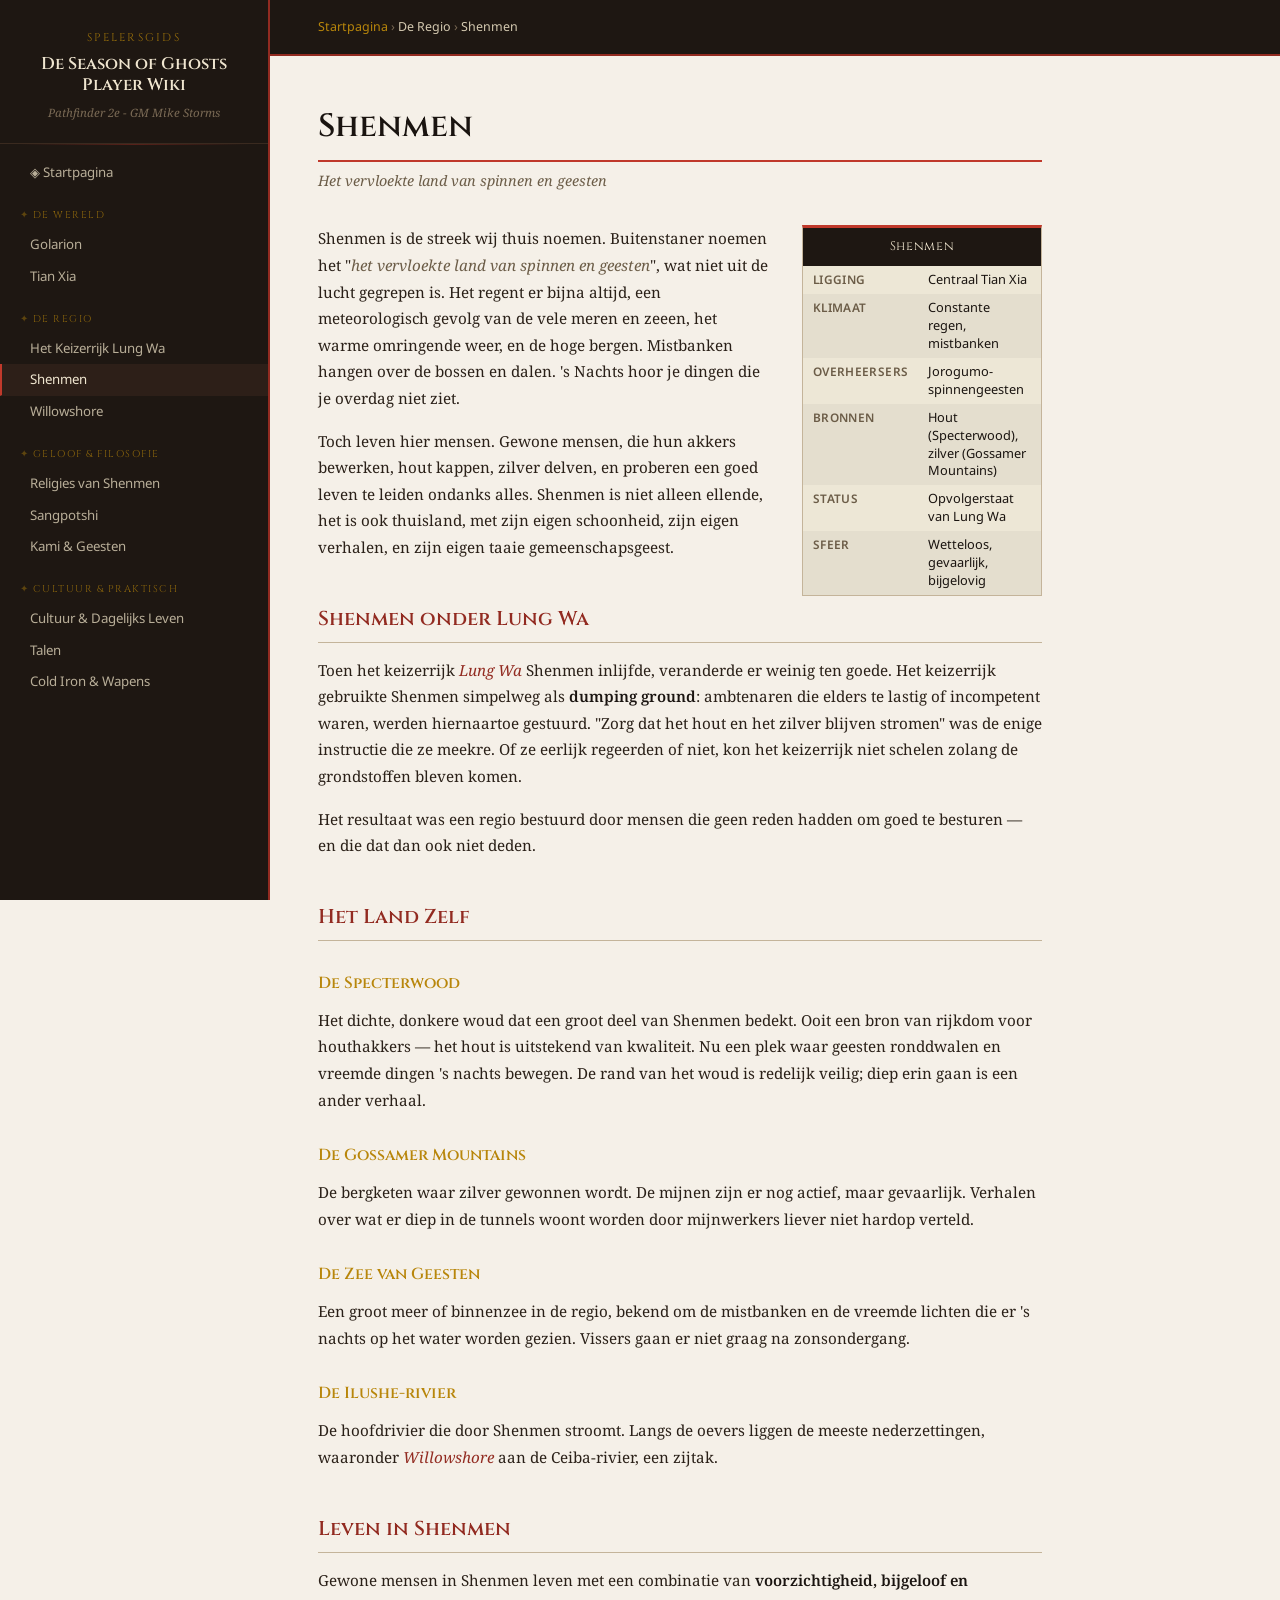
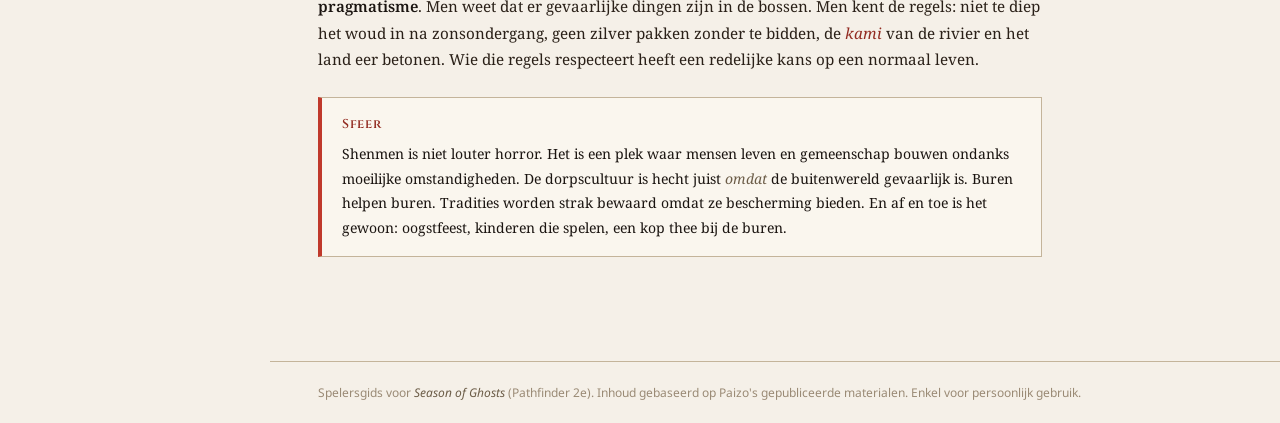
<file: shenmen.html>
<!DOCTYPE html>
<html lang="nl">
<head>
  <meta charset="UTF-8">
  <meta name="viewport" content="width=device-width, initial-scale=1.0">
  <title>Shenmen — Season of Ghosts Player Wiki</title>
  <link rel="stylesheet" href="assets/style.css">
</head>
<body>
  <aside id="sidebar"></aside>
  <div id="main">
    <header class="page-header">
      <div class="breadcrumb"><a href="index.html">Startpagina</a> › <span>De Regio</span> › <span>Shenmen</span></div>
    </header>
    <article class="clearfix">
      <h1>Shenmen</h1>
      <p class="page-subtitle">Het vervloekte land van spinnen en geesten</p>

      <div class="infobox">
        <div class="infobox-title">Shenmen</div>
        <table>
          <tr><td>Ligging</td><td>Centraal Tian Xia</td></tr>
          <tr><td>Klimaat</td><td>Constante regen, mistbanken</td></tr>
          <tr><td>Overheersers</td><td>Jorogumo-spinnengeesten</td></tr>
          <tr><td>Bronnen</td><td>Hout (Specterwood), zilver (Gossamer Mountains)</td></tr>
          <tr><td>Status</td><td>Opvolgerstaat van Lung Wa</td></tr>
          <tr><td>Sfeer</td><td>Wetteloos, gevaarlijk, bijgelovig</td></tr>
        </table>
      </div>

      <p>Shenmen is de streek wij thuis noemen. Buitenstaner noemen het "<em>het
        vervloekte land van spinnen en geesten</em>", wat niet uit de lucht
      gegrepen is. Het regent er bijna altijd, een meteorologisch gevolg van de
      vele meren en zeeen, het warme omringende weer, en de hoge bergen.
      Mistbanken hangen over de bossen en dalen.
      's Nachts hoor je dingen die je overdag niet ziet.

      <p>Toch leven hier mensen. Gewone mensen, die hun akkers bewerken, hout
      kappen, zilver delven, en proberen een goed leven te leiden ondanks alles.
      Shenmen is niet alleen ellende, het is ook thuisland, met zijn eigen
      schoonheid, zijn eigen verhalen, en zijn eigen taaie
      gemeenschapsgeest.</p>

      <h2>Shenmen onder Lung Wa</h2>

      <p>Toen het keizerrijk <a href="lung-wa.html" class="wiki-link">Lung
        Wa</a> Shenmen inlijfde, veranderde er weinig ten goede. Het keizerrijk
      gebruikte Shenmen simpelweg als <strong>dumping ground</strong>:
      ambtenaren die elders te lastig of incompetent waren, werden hiernaartoe
      gestuurd. "Zorg dat het hout en het zilver blijven stromen" was de enige
      instructie die ze meekre. Of ze eerlijk regeerden of niet, kon het
      keizerrijk niet schelen zolang de grondstoffen bleven komen.</p>

      <p>Het resultaat was een regio bestuurd door mensen die geen reden hadden
      om goed te besturen — en die dat dan ook niet deden.</p>

      <h2>Het Land Zelf</h2>

      <h3>De Specterwood</h3> <p>Het dichte, donkere woud dat een groot deel van
      Shenmen bedekt. Ooit een bron van rijkdom voor houthakkers — het hout is
      uitstekend van kwaliteit. Nu een plek waar geesten ronddwalen en vreemde
      dingen 's nachts bewegen. De rand van het woud is redelijk veilig; diep
      erin gaan is een ander verhaal.</p>

      <h3>De Gossamer Mountains</h3> <p>De bergketen waar zilver gewonnen wordt.
      De mijnen zijn er nog actief, maar gevaarlijk. Verhalen over wat er diep
      in de tunnels woont worden door mijnwerkers liever niet hardop
      verteld.</p>

      <h3>De Zee van Geesten</h3> <p>Een groot meer of binnenzee in de regio,
      bekend om de mistbanken en de vreemde lichten die er 's nachts op het
      water worden gezien. Vissers gaan er niet graag na zonsondergang.</p>

      <h3>De Ilushe-rivier</h3> <p>De hoofdrivier die door Shenmen stroomt.
      Langs de oevers liggen de meeste nederzettingen, waaronder
      <a href="willowshore.html" class="wiki-link">Willowshore</a>
      aan de Ceiba-rivier, een zijtak.</p>

      <h2>Leven in Shenmen</h2>

      <p>Gewone mensen in Shenmen leven met een combinatie van
      <strong>voorzichtigheid, bijgeloof en pragmatisme</strong>. Men weet dat
      er gevaarlijke dingen zijn in de bossen. Men kent de regels: niet te diep
      het woud in na zonsondergang, geen zilver pakken zonder te bidden, de
      <a href="kami.html" class="wiki-link">kami</a>
      van de rivier en het land eer betonen. Wie die regels respecteert heeft
      een redelijke kans op een normaal leven.</p>

      <div class="callout"> <strong>Sfeer</strong> Shenmen is niet louter
        horror. Het is een plek waar mensen leven en gemeenschap bouwen ondanks
        moeilijke omstandigheden. De dorpscultuur is hecht juist <em>omdat</em>
        de buitenwereld gevaarlijk is. Buren helpen buren. Tradities worden
        strak bewaard omdat ze bescherming bieden. En af en toe is het gewoon:
        oogstfeest, kinderen die spelen, een kop thee bij de buren. </div>

    </article>
    <footer></footer>
  </div>
  <script src="assets/nav.js"></script>
  <script>renderNav('shenmen'); renderFooter();</script>
</body>
</html>
</file>
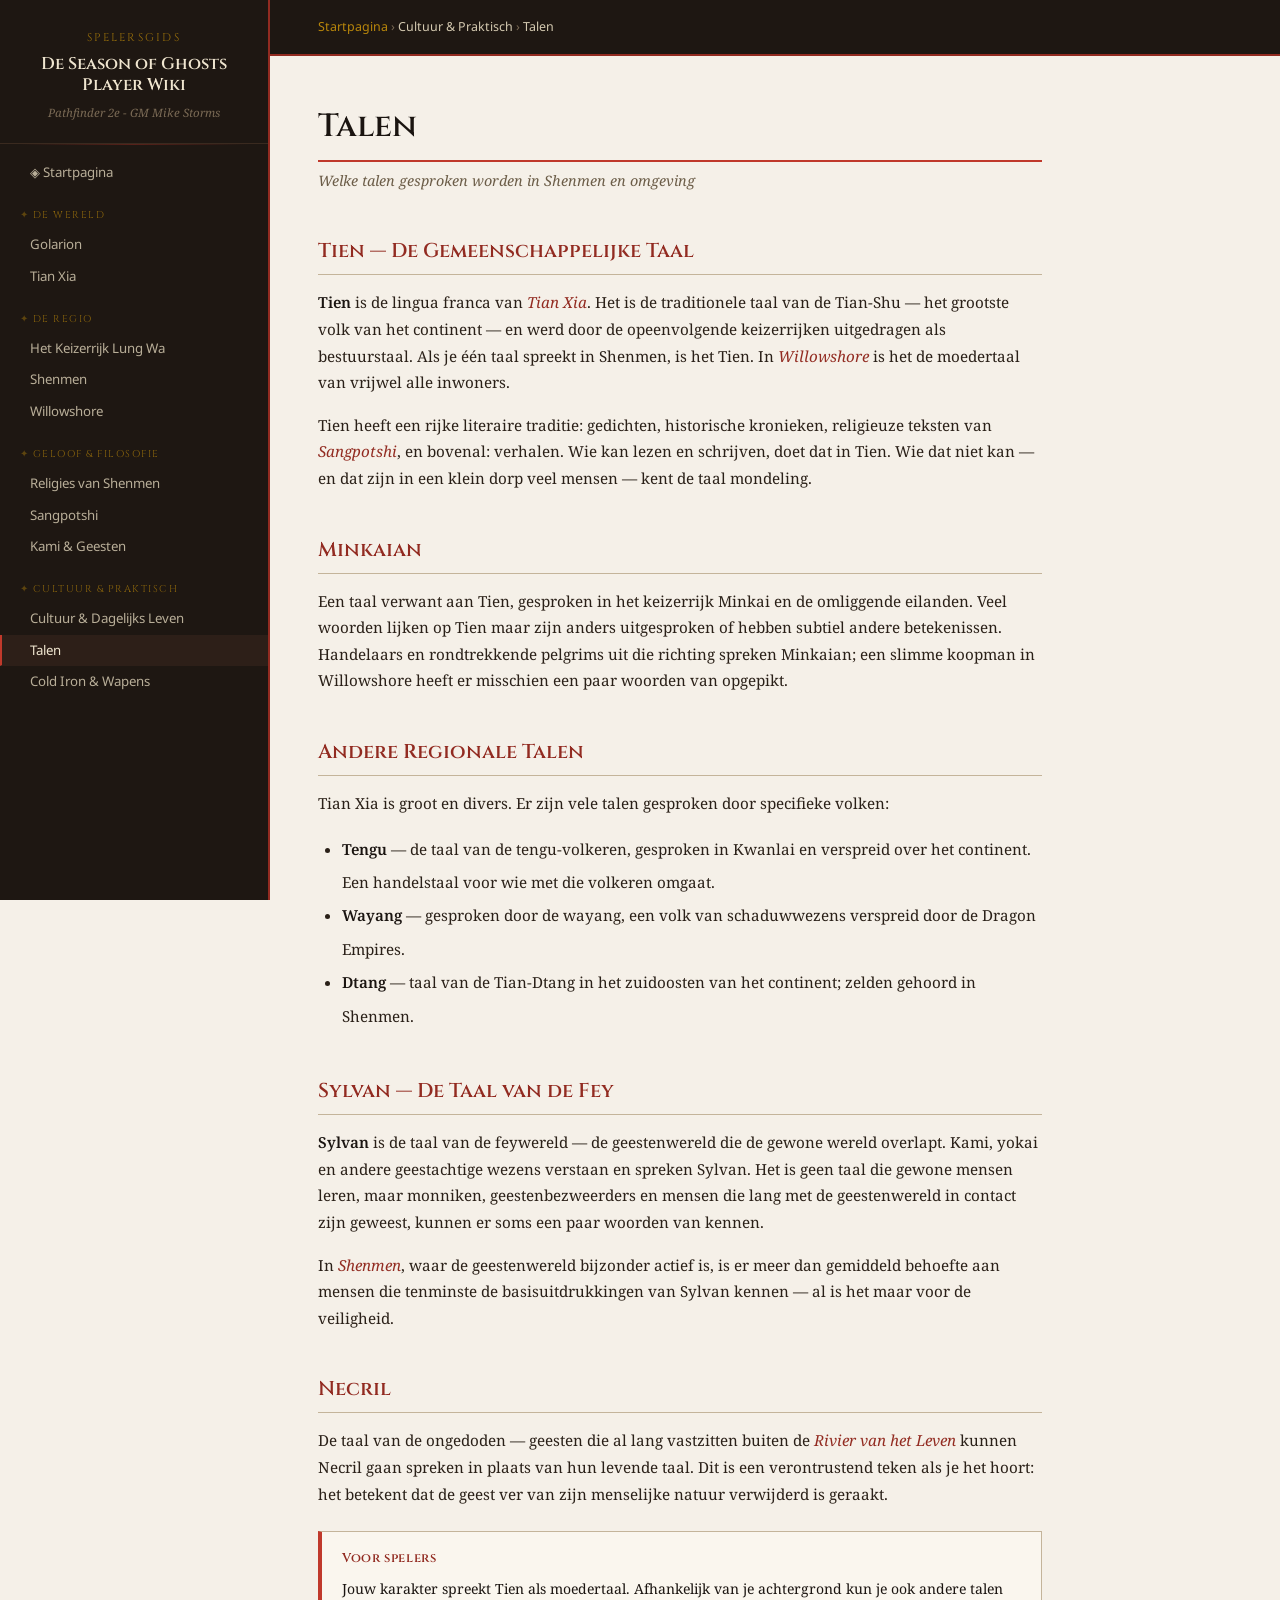
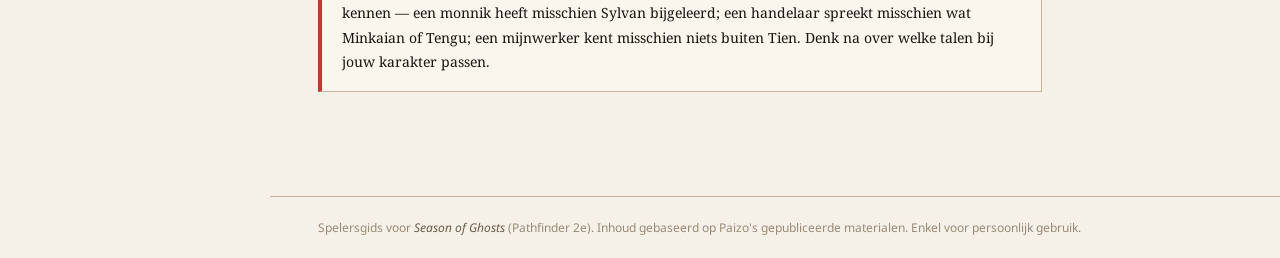
<file: talen.html>
<!DOCTYPE html>
<html lang="nl">
<head>
  <meta charset="UTF-8">
  <meta name="viewport" content="width=device-width, initial-scale=1.0">
  <title>Talen — Season of Ghosts Player Wiki</title>
  <link rel="stylesheet" href="assets/style.css">
</head>
<body>
  <aside id="sidebar"></aside>
  <div id="main">
    <header class="page-header">
      <div class="breadcrumb"><a href="index.html">Startpagina</a> › <span>Cultuur & Praktisch</span> › <span>Talen</span></div>
    </header>
    <article>
      <h1>Talen</h1>
      <p class="page-subtitle">Welke talen gesproken worden in Shenmen en omgeving</p>

      <h2>Tien — De Gemeenschappelijke Taal</h2>

      <p><strong>Tien</strong> is de lingua franca van <a href="tian-xia.html"
        class="wiki-link">Tian Xia</a>. Het is de traditionele taal van de
      Tian-Shu — het grootste volk van het continent — en werd door de
      opeenvolgende keizerrijken uitgedragen als bestuurstaal. Als je één taal
      spreekt in Shenmen, is het Tien. In <a href="willowshore.html"
      class="wiki-link">Willowshore</a> is het de moedertaal van vrijwel alle
    inwoners.</p>

      <p>Tien heeft een rijke literaire traditie: gedichten, historische
      kronieken, religieuze teksten van <a href="sangpotshi.html"
      class="wiki-link">Sangpotshi</a>, en bovenal: verhalen. Wie kan lezen en
    schrijven, doet dat in Tien. Wie dat niet kan — en dat zijn in een klein
    dorp veel mensen — kent de taal mondeling.</p>

      <h2>Minkaian</h2>

      <p>Een taal verwant aan Tien, gesproken in het keizerrijk Minkai en de
      omliggende eilanden. Veel woorden lijken op Tien maar zijn anders
      uitgesproken of hebben subtiel andere betekenissen. Handelaars en
      rondtrekkende pelgrims uit die richting spreken Minkaian; een slimme
      koopman in Willowshore heeft er misschien een paar woorden van
      opgepikt.</p>

      <h2>Andere Regionale Talen</h2>

      <p>Tian Xia is groot en divers. Er zijn vele talen gesproken door
      specifieke volken:</p>

      <ul style="margin: 12px 0 16px 24px; line-height: 2.2; color: #2a2018;
        font-size: 0.95rem;"> <li><strong>Tengu</strong> — de taal van de
          tengu-volkeren, gesproken in Kwanlai en verspreid over het continent.
          Een handelstaal voor wie met die volkeren omgaat.</li>
        <li><strong>Wayang</strong> — gesproken door de wayang, een volk van
          schaduwwezens verspreid door de Dragon Empires.</li>
        <li><strong>Dtang</strong> — taal van de Tian-Dtang in het zuidoosten
          van het continent; zelden gehoord in Shenmen.</li> </ul>

      <h2>Sylvan — De Taal van de Fey</h2>

      <p><strong>Sylvan</strong> is de taal van de feywereld — de geestenwereld
      die de gewone wereld overlapt. Kami, yokai en andere geestachtige wezens
      verstaan en spreken Sylvan. Het is geen taal die gewone mensen leren, maar
      monniken, geestenbezweerders en mensen die lang met de geestenwereld in
      contact zijn geweest, kunnen er soms een paar woorden van kennen.</p>

      <p>In <a href="shenmen.html" class="wiki-link">Shenmen</a>, waar de
      geestenwereld bijzonder actief is, is er meer dan gemiddeld behoefte aan
      mensen die tenminste de basisuitdrukkingen van Sylvan kennen — al is het
      maar voor de veiligheid.</p>

      <h2>Necril</h2>

      <p>De taal van de ongedoden — geesten die al lang vastzitten buiten de <a
      href="sangpotshi.html" class="wiki-link">Rivier van het Leven</a> kunnen
      Necril gaan spreken in plaats van hun levende taal. Dit is een
      verontrustend teken als je het hoort: het betekent dat de geest ver van
      zijn menselijke natuur verwijderd is geraakt.</p>
      <div class="callout"> <strong>Voor spelers</strong> Jouw karakter spreekt
        Tien als moedertaal. Afhankelijk van je achtergrond kun je ook andere
        talen kennen — een monnik heeft misschien Sylvan bijgeleerd; een
        handelaar spreekt misschien wat Minkaian of Tengu; een mijnwerker kent
        misschien niets buiten Tien. Denk na over welke talen bij jouw karakter
        passen. </div>

    </article> <footer></footer> </div> <script src="assets/nav.js"></script>
    <script>renderNav('talen'); renderFooter();</script> </body> </html>
</file>
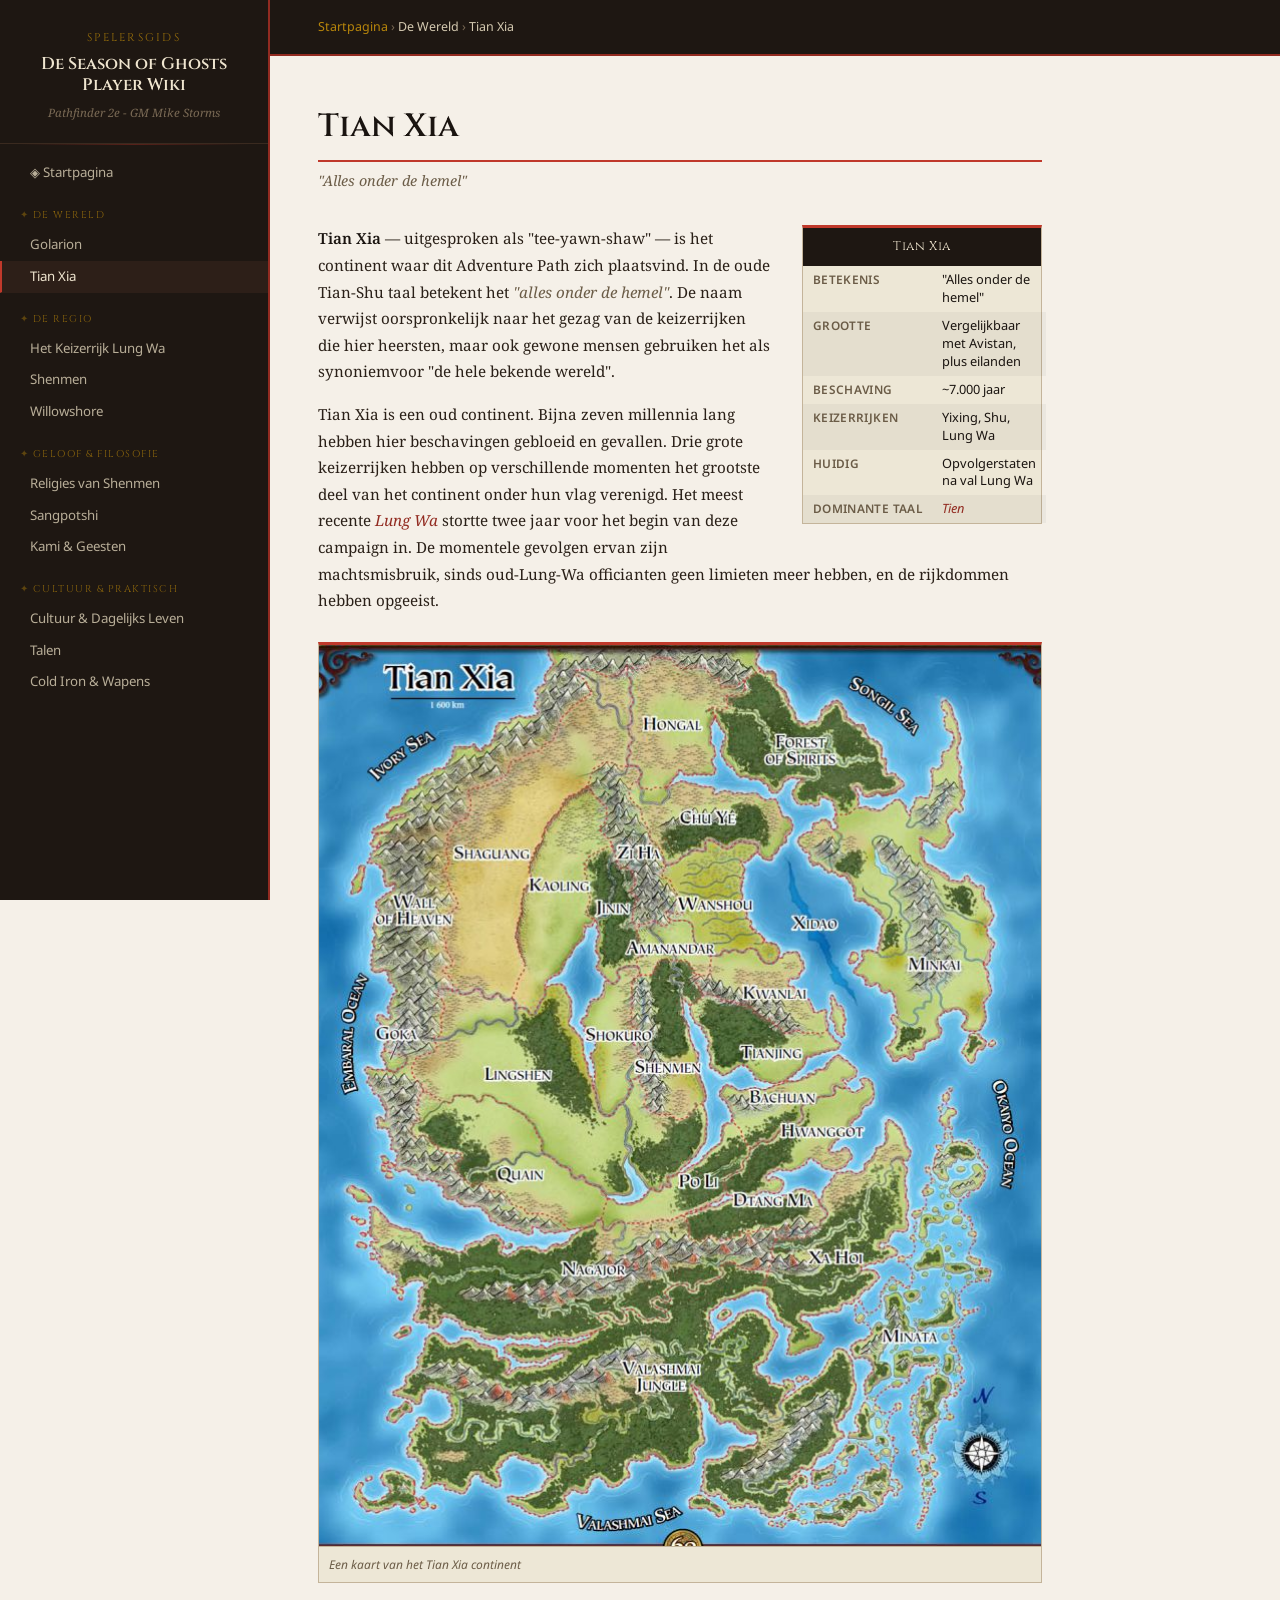
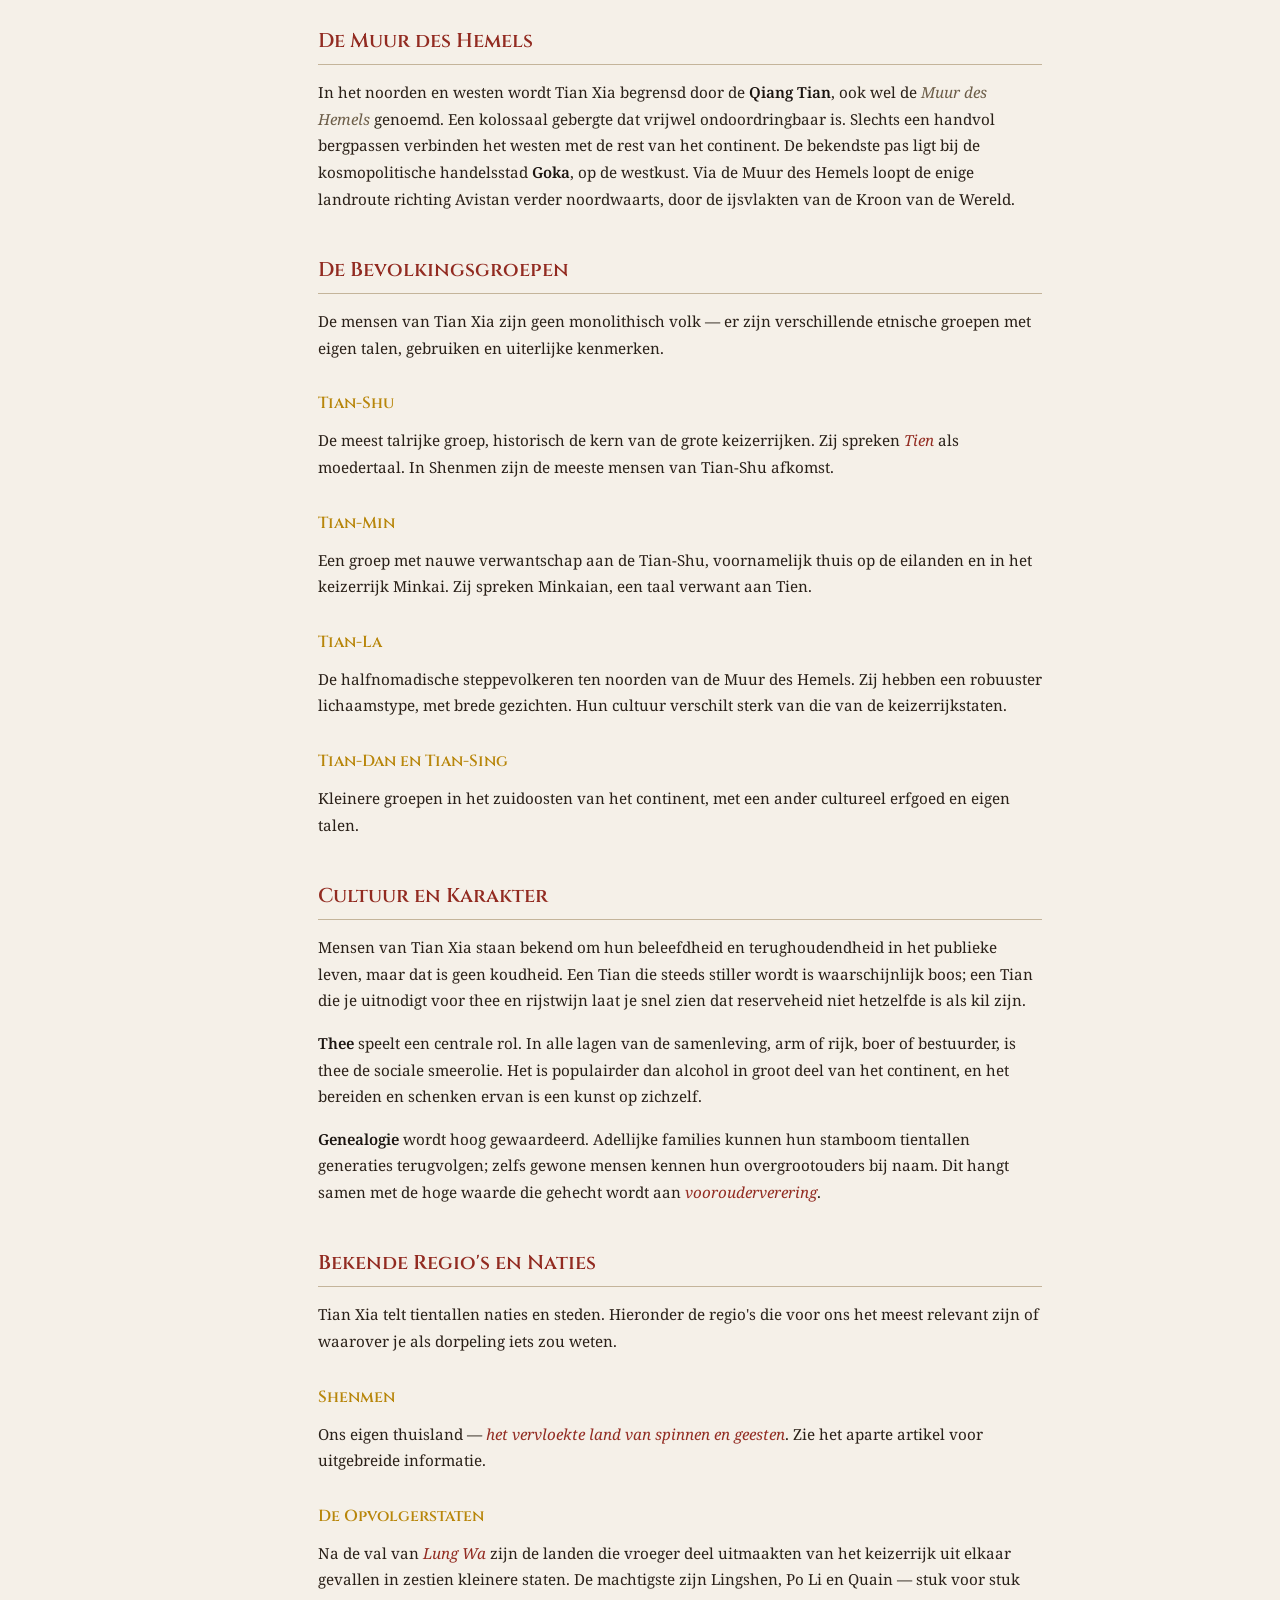
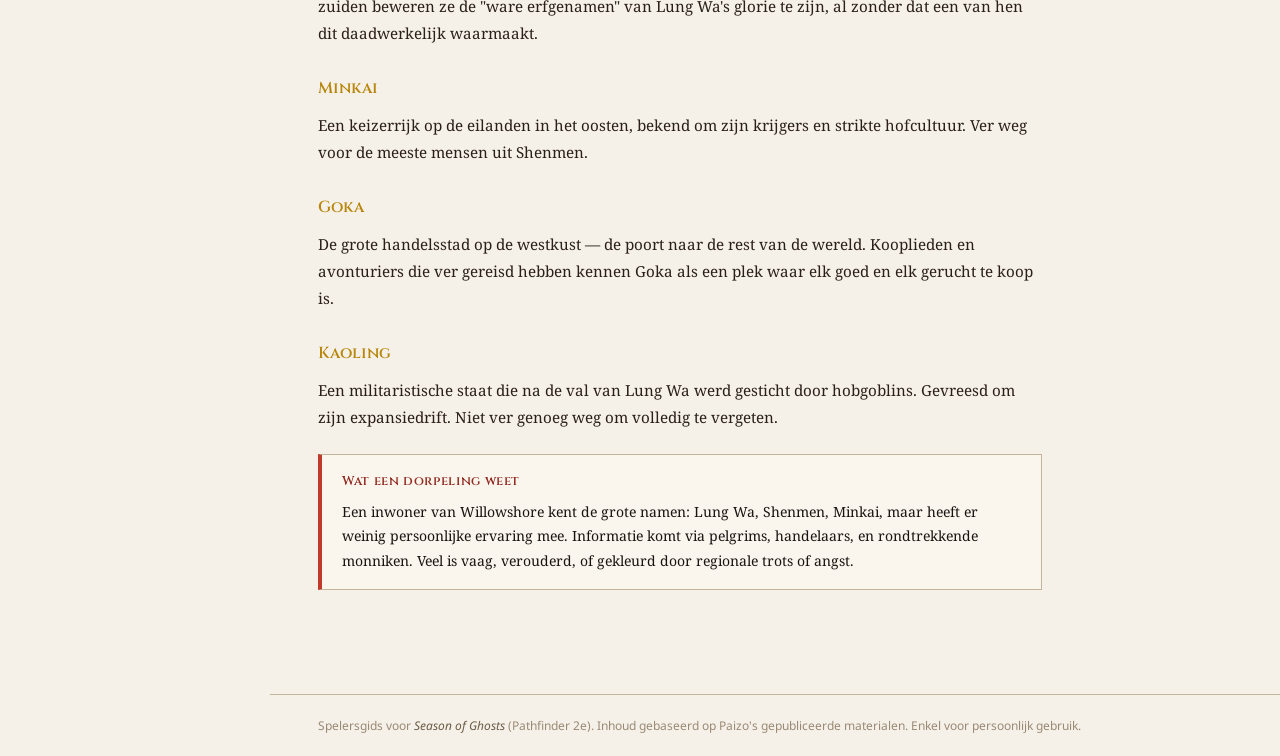
<file: tian-xia.html>
<!DOCTYPE html>
<html lang="nl">
<head>
  <meta charset="UTF-8">
  <meta name="viewport" content="width=device-width, initial-scale=1.0">
  <title>Tian Xia — Season of Ghosts Player Wiki</title>
  <link rel="stylesheet" href="assets/style.css">
</head>
<body>
  <aside id="sidebar"></aside>
  <div id="main">
    <header class="page-header">
      <div class="breadcrumb"><a href="index.html">Startpagina</a> › <span>De Wereld</span> › <span>Tian Xia</span></div>
    </header>
    <article class="clearfix">
      <h1>Tian Xia</h1>
      <p class="page-subtitle">"Alles onder de hemel"</p>

      <div class="infobox">
        <div class="infobox-title">Tian Xia</div>
        <table>
          <tr><td>Betekenis</td><td>"Alles onder de hemel"</td></tr>
          <tr><td>Grootte</td><td>Vergelijkbaar met Avistan, plus eilanden</td></tr>
          <tr><td>Beschaving</td><td>~7.000 jaar</td></tr>
          <tr><td>Keizerrijken</td><td>Yixing, Shu, Lung Wa</td></tr>
          <tr><td>Huidig</td><td>Opvolgerstaten na val Lung Wa</td></tr>
          <tr><td>Dominante taal</td><td><a href="talen.html" class="wiki-link">Tien</a></td></tr>
        </table>
      </div>

      <p><strong>Tian Xia</strong> — uitgesproken als "tee-yawn-shaw" — is het
      continent waar dit Adventure Path zich plaatsvind. In de oude Tian-Shu
      taal betekent het <em>"alles onder de hemel"</em>. De naam verwijst
      oorspronkelijk naar het gezag van
      de keizerrijken die hier heersten, maar ook gewone mensen gebruiken het
      als synoniemvoor "de hele bekende wereld".</p>

      <p>Tian Xia is een oud continent. Bijna zeven millennia lang hebben hier
      beschavingen gebloeid en gevallen. Drie grote keizerrijken hebben op
      verschillende momenten het grootste deel van het continent onder hun vlag
      verenigd. Het meest recente <a href="lung-wa.html"
      class="wiki-link">Lung Wa</a> stortte twee jaar voor het begin van deze
      campaign in. De momentele gevolgen ervan zijn machtsmisbruik, sinds
      oud-Lung-Wa officianten geen limieten meer hebben, en de rijkdommen hebben
      opgeeist.</p>

      <figure class="wiki-image-wide">
        <a href="images/tian-xia-map.jpg">
          <img src="images/tian-xia-map.jpg" alt="Kaart van Tian Xia">
        </a>
        <figcaption>Een kaart van het Tian Xia continent</figcaption>
      </figure>

      <h2>De Muur des Hemels</h2>
      <p>In het noorden en westen wordt Tian Xia begrensd door de <strong>Qiang
        Tian</strong>, ook wel de <em>Muur des Hemels</em> genoemd. Een
      kolossaal gebergte dat vrijwel ondoordringbaar is. Slechts een handvol
      bergpassen verbinden het westen met de rest van het continent. De
      bekendste pas ligt bij de kosmopolitische handelsstad
      <strong>Goka</strong>, op de westkust. Via de Muur des Hemels loopt de
      enige landroute richting Avistan verder noordwaarts, door de ijsvlakten
      van de Kroon van de Wereld.</p>

      <h2>De Bevolkingsgroepen</h2>

      <p>De mensen van Tian Xia zijn geen monolithisch volk — er zijn
      verschillende etnische groepen met eigen talen, gebruiken en uiterlijke
      kenmerken.</p>

      <h3>Tian-Shu</h3>
      <p>De meest talrijke groep, historisch de kern van de grote keizerrijken.
      Zij spreken <a href="talen.html" class="wiki-link">Tien</a> als
      moedertaal. In Shenmen zijn de meeste mensen van Tian-Shu afkomst.</p,>

      <h3>Tian-Min</h3>
      <p>Een groep met nauwe verwantschap aan de Tian-Shu, voornamelijk thuis op
      de eilanden en in het keizerrijk Minkai. Zij spreken Minkaian, een taal
      verwant aan Tien.</p>

      <h3>Tian-La</h3>
      <p>De halfnomadische steppevolkeren ten noorden van de Muur des Hemels.
      Zij hebben een robuuster lichaamstype, met brede gezichten. Hun cultuur
      verschilt sterk van die van de keizerrijkstaten.</p,>

      <h3>Tian-Dan en Tian-Sing</h3>
      <p>Kleinere groepen in het zuidoosten van het continent, met een ander
      cultureel erfgoed en eigen talen.</p>

      <h2>Cultuur en Karakter</h2>

      <p>Mensen van Tian Xia staan bekend om hun beleefdheid en terughoudendheid
      in het publieke leven, maar dat is geen koudheid. Een Tian die steeds
      stiller wordt is waarschijnlijk boos; een Tian die je uitnodigt voor thee
      en rijstwijn laat je snel zien dat reserveheid niet hetzelfde is als kil
      zijn.</p>

      <p><strong>Thee</strong> speelt een centrale rol. In alle lagen van de
      samenleving, arm of rijk, boer of bestuurder, is thee de sociale
      smeerolie. Het is populairder dan alcohol in groot deel van het continent,
      en het bereiden en schenken ervan is een kunst op zichzelf.</p>

      <p><strong>Genealogie</strong> wordt hoog gewaardeerd. Adellijke families
      kunnen hun stamboom tientallen generaties terugvolgen; zelfs gewone mensen
      kennen hun overgrootouders bij naam. Dit hangt samen met de hoge waarde
      die gehecht wordt aan <a href="cultuur.html"
      class="wiki-link">voorouderverering</a>.</p>

      <h2>Bekende Regio's en Naties</h2>

      <p>Tian Xia telt tientallen naties en steden. Hieronder de regio's die voor ons het meest relevant zijn of waarover je als dorpeling iets zou weten.</p>

      <h3>Shenmen</h3>
      <p>Ons eigen thuisland — <a href="shenmen.html" class="wiki-link">het
        vervloekte land van spinnen en geesten</a>. Zie het aparte artikel voor
      uitgebreide informatie.</p>

      <h3>De Opvolgerstaten</h3>
      <p>Na de val van <a href="lung-wa.html" class="wiki-link">Lung Wa</a> zijn
      de landen die vroeger deel uitmaakten van het keizerrijk uit elkaar
      gevallen in zestien kleinere staten. De machtigste zijn Lingshen, Po Li en
      Quain — stuk voor stuk zuiden beweren ze de "ware erfgenamen" van Lung
      Wa's glorie te zijn, al zonder dat een van hen dit daadwerkelijk
      waarmaakt.</p>

      <h3>Minkai</h3>
      <p>Een keizerrijk op de eilanden in het oosten, bekend om zijn krijgers en
      strikte hofcultuur. Ver weg voor de meeste mensen uit Shenmen.</p>

      <h3>Goka</h3>
      <p>De grote handelsstad op de westkust — de poort naar de rest van de
      wereld. Kooplieden en avonturiers die ver gereisd hebben kennen Goka als
      een plek waar elk goed en elk gerucht te koop is.</p>

      <h3>Kaoling</h3>
      <p>Een militaristische staat die na de val van Lung Wa werd gesticht door
      hobgoblins. Gevreesd om zijn expansiedrift. Niet ver genoeg weg om
      volledig te vergeten.</p>

      <div class="callout">
        <strong>Wat een dorpeling weet</strong>
        Een inwoner van Willowshore kent de grote namen: Lung Wa, Shenmen,
        Minkai, maar heeft er weinig persoonlijke ervaring mee. Informatie komt
        via pelgrims, handelaars, en rondtrekkende monniken. Veel is vaag,
        verouderd, of gekleurd door regionale trots of angst.
      </div>

    </article>
    <footer></footer>
  </div>
  <script src="assets/nav.js"></script>
  <script>renderNav('tian-xia'); renderFooter();</script>
</body>
</html>
</file>
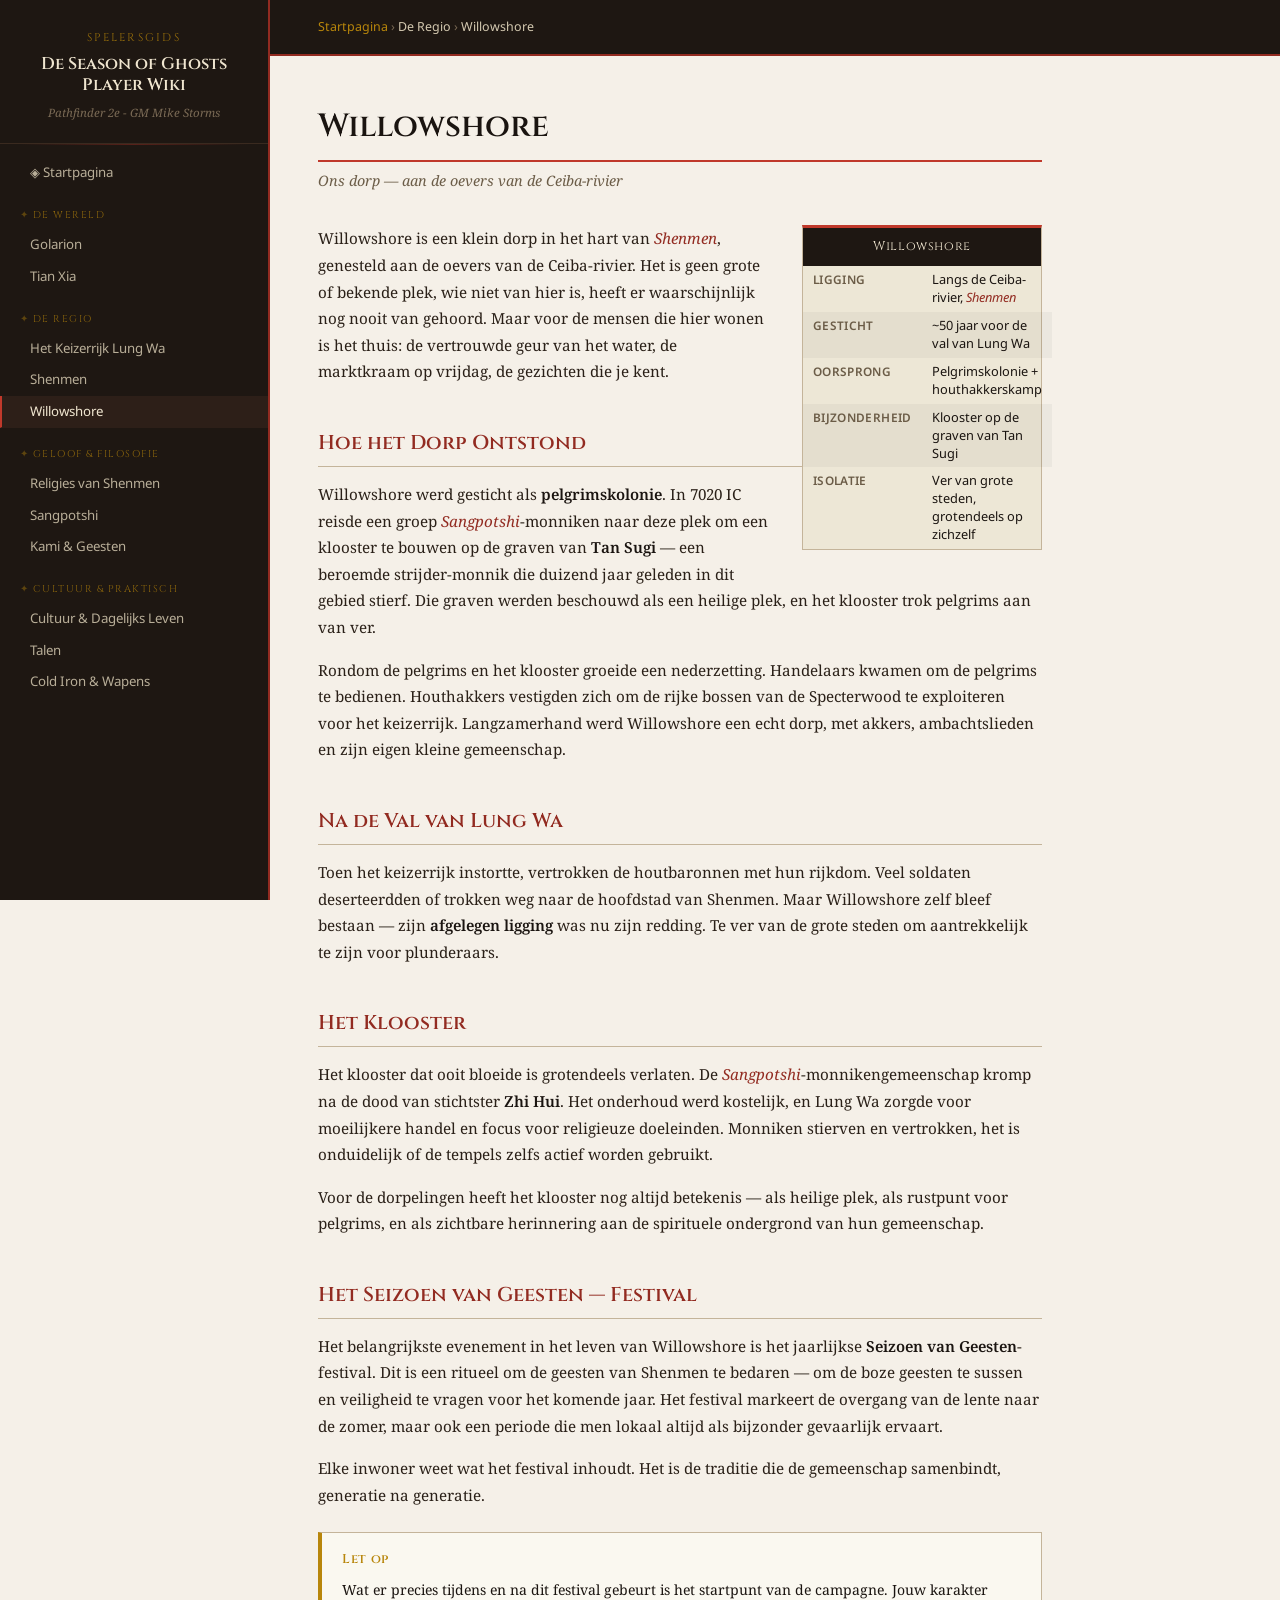
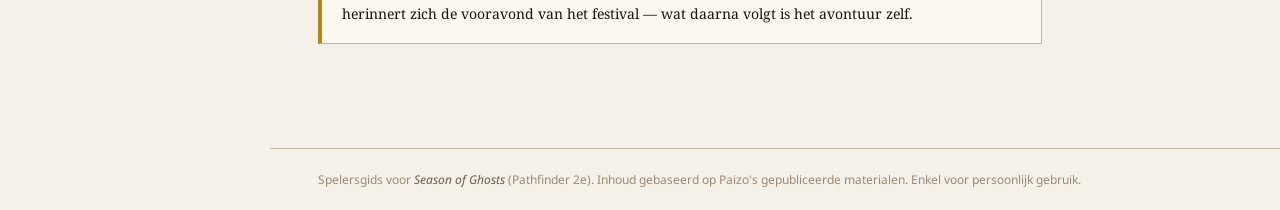
<file: willowshore.html>
<!DOCTYPE html>
<html lang="nl">
<head>
  <meta charset="UTF-8">
  <meta name="viewport" content="width=device-width, initial-scale=1.0">
  <title>Willowshore — Season of Ghosts Player Wiki</title>
  <link rel="stylesheet" href="assets/style.css">
</head>
<body>
  <aside id="sidebar"></aside>
  <div id="main">
    <header class="page-header">
      <div class="breadcrumb"><a href="index.html">Startpagina</a> › <span>De Regio</span> › <span>Willowshore</span></div>
    </header>
    <article class="clearfix">
      <h1>Willowshore</h1>
      <p class="page-subtitle">Ons dorp — aan de oevers van de Ceiba-rivier</p>

      <div class="infobox">
        <div class="infobox-title">Willowshore</div>
        <table>
          <tr><td>Ligging</td><td>Langs de Ceiba-rivier, <a href="shenmen.html" class="wiki-link">Shenmen</a></td></tr>
          <tr><td>Gesticht</td><td>~50 jaar voor de val van Lung Wa</td></tr>
          <tr><td>Oorsprong</td><td>Pelgrimskolonie + houthakkerskamp</td></tr>
          <tr><td>Bijzonderheid</td><td>Klooster op de graven van Tan Sugi</td></tr>
          <tr><td>Isolatie</td><td>Ver van grote steden, grotendeels op zichzelf</td></tr>
        </table>
      </div>

      <p>Willowshore is een klein dorp in het hart van <a href="shenmen.html"
        class="wiki-link">Shenmen</a>, genesteld aan de oevers van de
      Ceiba-rivier. Het is geen grote of bekende plek, wie niet van hier is,
      heeft er waarschijnlijk nog nooit van gehoord. Maar voor de mensen die
      hier wonen is het thuis: de vertrouwde geur van het water, de marktkraam
      op vrijdag, de gezichten die je kent.</p>

      <h2>Hoe het Dorp Ontstond</h2>

      <p>Willowshore werd gesticht als <strong>pelgrimskolonie</strong>.
      In 7020 IC reisde een groep <a href="sangpotshi.html"
      class="wiki-link">Sangpotshi</a>-monniken naar deze plek om een klooster te
      bouwen op de graven van <strong>Tan Sugi</strong> — een beroemde
      strijder-monnik die duizend jaar geleden in dit gebied stierf. Die graven
      werden beschouwd als een heilige plek, en het klooster trok pelgrims aan van
      ver.</p>

      <p>Rondom de pelgrims en het klooster groeide een nederzetting. Handelaars
      kwamen om de pelgrims te bedienen. Houthakkers vestigden zich om de rijke
      bossen van de Specterwood te exploiteren voor het keizerrijk.
      Langzamerhand werd Willowshore een echt dorp, met akkers, ambachtslieden
      en zijn eigen kleine gemeenschap.</p>

      <h2>Na de Val van Lung Wa</h2>

      <p>Toen het keizerrijk instortte, vertrokken de houtbaronnen met hun
      rijkdom. Veel soldaten deserteerdden of trokken weg naar de hoofdstad van
      Shenmen. Maar Willowshore zelf bleef bestaan — zijn <strong>afgelegen
      ligging</strong> was nu zijn redding. Te ver van de grote steden om
      aantrekkelijk te zijn voor plunderaars.</p>

      <h2>Het Klooster</h2>

      <p>Het klooster dat ooit bloeide is grotendeels verlaten. De
      <a href="sangpotshi.html" class="wiki-link">Sangpotshi</a>-monnikengemeenschap
      kromp na de dood van stichtster <strong>Zhi Hui</strong>. Het onderhoud
      werd kostelijk, en Lung Wa zorgde voor moeilijkere handel en focus voor
      religieuze doeleinden. Monniken stierven en vertrokken, het is onduidelijk
      of de tempels zelfs actief worden gebruikt. </p>

      <p>Voor de dorpelingen heeft het klooster nog altijd betekenis — als
      heilige plek, als rustpunt voor pelgrims, en als zichtbare herinnering aan
      de spirituele ondergrond van hun gemeenschap.</p>

      <h2>Het Seizoen van Geesten — Festival</h2>

      <p>Het belangrijkste evenement in het leven van Willowshore is het
      jaarlijkse <strong>Seizoen van Geesten</strong>-festival. Dit is een
      ritueel om de geesten van Shenmen te bedaren — om de boze geesten te
      sussen en veiligheid te vragen voor het komende jaar. Het festival
      markeert de overgang van de lente naar de zomer, maar ook een periode die
      men lokaal altijd als bijzonder gevaarlijk ervaart.</p>

      <p>Elke inwoner weet wat het festival inhoudt. Het is de traditie die de
      gemeenschap samenbindt, generatie na generatie.</p>

      <div class="callout warning"> <strong>Let op</strong> Wat er precies
        tijdens en na dit festival gebeurt is het startpunt van de campagne.
        Jouw karakter herinnert zich de vooravond van het festival — wat daarna
        volgt is het avontuur zelf. </div>

    </article> <footer></footer> </div> <script src="assets/nav.js"></script>
    <script>renderNav('willowshore'); renderFooter();</script> </body> </html>
</file>
<file: assets/style.css>
@import url('https://fonts.googleapis.com/css2?family=Noto+Serif:ital,wght@0,400;0,600;0,700;1,400&family=Cinzel:wght@400;600&family=Noto+Sans:wght@300;400;500&display=swap');

:root {
  --ink: #1a1410;
  --paper: #f5f0e8;
  --paper-dark: #ede7d6;
  --vermilion: #c0392b;
  --vermilion-dark: #922b21;
  --gold: #b8860b;
  --gold-light: #d4a017;
  --muted: #6b5c47;
  --sidebar-bg: #1e1712;
  --sidebar-text: #d4c9b0;
  --sidebar-accent: #c0392b;
  --sidebar-hover: #2d2218;
  --border: #c4b49a;
  --shadow: rgba(0,0,0,0.25);
  --sidebar-width: 270px;
}

*, *::before, *::after { box-sizing: border-box; margin: 0; padding: 0; }

html { scroll-behavior: smooth; }

body {
  font-family: 'Noto Serif', Georgia, serif;
  background: var(--paper);
  color: var(--ink);
  display: flex;
  min-height: 100vh;
  font-size: 16px;
  line-height: 1.75;
}

/* ─── SIDEBAR ─── */
#sidebar {
  width: var(--sidebar-width);
  min-width: var(--sidebar-width);
  background: var(--sidebar-bg);
  color: var(--sidebar-text);
  display: flex;
  flex-direction: column;
  position: fixed;
  top: 0; left: 0;
  height: 100vh;
  overflow-y: auto;
  z-index: 100;
  border-right: 2px solid var(--vermilion-dark);
}

#sidebar::-webkit-scrollbar { width: 4px; }
#sidebar::-webkit-scrollbar-track { background: var(--sidebar-bg); }
#sidebar::-webkit-scrollbar-thumb { background: var(--vermilion-dark); border-radius: 2px; }

.sidebar-header {
  padding: 28px 20px 20px;
  border-bottom: 1px solid #3a2a1f;
  text-align: center;
}

.sidebar-logo {
  font-family: 'Cinzel', serif;
  font-size: 0.7rem;
  letter-spacing: 0.2em;
  color: var(--gold);
  text-transform: uppercase;
  margin-bottom: 6px;
  opacity: 0.8;
}

.sidebar-title {
  font-family: 'Cinzel', serif;
  font-size: 1.05rem;
  font-weight: 600;
  color: #f0e6d0;
  line-height: 1.3;
}

.sidebar-subtitle {
  font-size: 0.72rem;
  color: #7a6a55;
  margin-top: 6px;
  font-style: italic;
  font-family: 'Noto Serif', serif;
}

/* Decorative divider */
.sidebar-divider {
  height: 1px;
  margin: 0 20px;
  background: linear-gradient(to right, transparent, var(--vermilion-dark), transparent);
  opacity: 0.5;
}

nav { padding: 12px 0 24px; }

.nav-section {
  margin-bottom: 4px;
}

.nav-section-title {
  font-family: 'Cinzel', serif;
  font-size: 0.62rem;
  letter-spacing: 0.15em;
  text-transform: uppercase;
  color: var(--gold);
  padding: 14px 20px 5px;
  opacity: 0.7;
}

.nav-section-title::before {
  content: '✦ ';
  opacity: 0.6;
}

.nav-item {
  display: block;
  padding: 6px 20px 6px 28px;
  color: var(--sidebar-text);
  text-decoration: none;
  font-size: 0.83rem;
  transition: all 0.18s ease;
  border-left: 2px solid transparent;
  font-family: 'Noto Sans', sans-serif;
  font-weight: 400;
  opacity: 0.85;
  line-height: 1.4;
}

.nav-item:hover {
  background: var(--sidebar-hover);
  color: #f0e6d0;
  border-left-color: var(--vermilion);
  opacity: 1;
  padding-left: 32px;
}

.nav-item.active {
  background: #2d1f18;
  color: #f0e6d0;
  border-left-color: var(--vermilion);
  opacity: 1;
}

.nav-item.sub {
  padding-left: 38px;
  font-size: 0.78rem;
  opacity: 0.7;
}

.nav-item.sub:hover {
  padding-left: 42px;
}

/* ─── MAIN CONTENT ─── */
#main {
  margin-left: var(--sidebar-width);
  flex: 1;
  display: flex;
  flex-direction: column;
}

.page-header {
  background: var(--sidebar-bg);
  border-bottom: 2px solid var(--vermilion-dark);
  padding: 16px 48px;
  display: flex;
  align-items: center;
  gap: 16px;
  position: sticky;
  top: 0;
  z-index: 50;
}

.breadcrumb {
  font-family: 'Noto Sans', sans-serif;
  font-size: 0.78rem;
  color: #7a6a55;
}

.breadcrumb span { color: #d4c9b0; }
.breadcrumb a { color: var(--gold); text-decoration: none; }
.breadcrumb a:hover { text-decoration: underline; }

article {
  max-width: 820px;
  padding: 52px 48px 80px;
  flex: 1;
}

/* ─── TYPOGRAPHY ─── */
h1 {
  font-family: 'Cinzel', serif;
  font-size: 2rem;
  font-weight: 600;
  color: var(--ink);
  margin-bottom: 6px;
  line-height: 1.2;
  border-bottom: 2px solid var(--vermilion);
  padding-bottom: 14px;
}

.page-subtitle {
  font-style: italic;
  color: var(--muted);
  font-size: 0.9rem;
  margin-bottom: 32px;
  margin-top: 4px;
  font-family: 'Noto Serif', serif;
}

h2 {
  font-family: 'Cinzel', serif;
  font-size: 1.25rem;
  font-weight: 600;
  color: var(--vermilion-dark);
  margin: 40px 0 14px;
  padding-bottom: 6px;
  border-bottom: 1px solid var(--border);
}

h3 {
  font-family: 'Cinzel', serif;
  font-size: 1rem;
  font-weight: 600;
  color: var(--gold);
  margin: 28px 0 10px;
}

p {
  margin-bottom: 16px;
  color: #2a2018;
  font-size: 0.95rem;
}

a {
  color: var(--vermilion-dark);
  text-decoration: none;
  border-bottom: 1px solid transparent;
  transition: border-color 0.15s;
}

a:hover {
  border-bottom-color: var(--vermilion-dark);
}

/* Internal wiki links */
a.wiki-link {
  color: var(--vermilion-dark);
  font-style: italic;
}

strong { color: var(--ink); font-weight: 600; }
em { color: var(--muted); }

/* ─── INFOBOX ─── */
.infobox {
  float: right;
  clear: right;
  margin: 0 0 24px 32px;
  width: 240px;
  background: var(--paper-dark);
  border: 1px solid var(--border);
  border-top: 3px solid var(--vermilion);
  font-size: 0.8rem;
  font-family: 'Noto Sans', sans-serif;
}

.infobox-title {
  background: var(--sidebar-bg);
  color: #f0e6d0;
  font-family: 'Cinzel', serif;
  font-size: 0.78rem;
  text-align: center;
  padding: 8px 12px;
  letter-spacing: 0.05em;
}

.infobox table {
  width: 100%;
  border-collapse: collapse;
  padding: 8px;
}

.infobox td {
  padding: 5px 10px;
  vertical-align: top;
  line-height: 1.4;
}

.infobox td:first-child {
  font-weight: 600;
  color: var(--muted);
  white-space: nowrap;
  width: 40%;
  font-size: 0.74rem;
  text-transform: uppercase;
  letter-spacing: 0.03em;
}

.infobox td:last-child {
  color: var(--ink);
}

.infobox tr:nth-child(even) td {
  background: rgba(0,0,0,0.04);
}

/* ─── QUOTE BLOCK ─── */
blockquote {
  margin: 24px 0;
  padding: 16px 20px 16px 24px;
  border-left: 3px solid var(--gold);
  background: var(--paper-dark);
  font-style: italic;
  color: var(--muted);
  font-size: 0.9rem;
}

blockquote cite {
  display: block;
  margin-top: 8px;
  font-size: 0.78rem;
  font-style: normal;
  color: #9a8a75;
}

/* ─── CALLOUT / NOTE BOX ─── */
.callout {
  margin: 24px 0;
  padding: 16px 20px;
  border: 1px solid var(--border);
  border-left: 4px solid var(--vermilion);
  background: #faf6ee;
  font-size: 0.875rem;
}

.callout.warning {
  border-left-color: var(--gold);
  background: #faf8f0;
}

.callout strong {
  font-family: 'Cinzel', serif;
  display: block;
  margin-bottom: 6px;
  font-size: 0.8rem;
  letter-spacing: 0.05em;
  color: var(--vermilion-dark);
}

.callout.warning strong {
  color: var(--gold);
}

/* ─── DIVIDER ─── */
.content-divider {
  border: none;
  height: 1px;
  background: linear-gradient(to right, transparent, var(--border), transparent);
  margin: 36px 0;
}

/* ─── FOOTER ─── */
footer {
  border-top: 1px solid var(--border);
  padding: 20px 48px;
  font-size: 0.75rem;
  color: #9a8a75;
  font-family: 'Noto Sans', sans-serif;
  margin-left: 0;
}

/* Clearfix for infobox float */
.clearfix::after {
  content: '';
  display: table;
  clear: both;
}

/* ─── HOME PAGE GRID ─── */
.topic-grid {
  display: grid;
  grid-template-columns: repeat(2, 1fr);
  gap: 20px;
  margin: 28px 0;
}

.topic-card {
  display: block;
  padding: 20px 22px;
  background: var(--paper-dark);
  border: 1px solid var(--border);
  border-top: 3px solid var(--vermilion);
  text-decoration: none;
  color: var(--ink);
  transition: all 0.2s ease;
  border-bottom: none;
}

.topic-card:hover {
  background: #ede5d3;
  transform: translateY(-2px);
  box-shadow: 0 4px 16px var(--shadow);
  border-bottom: none;
}

.topic-card .card-title {
  font-family: 'Cinzel', serif;
  font-size: 0.95rem;
  color: var(--vermilion-dark);
  margin-bottom: 6px;
}

.topic-card .card-desc {
  font-size: 0.8rem;
  color: var(--muted);
  line-height: 1.5;
  font-family: 'Noto Sans', sans-serif;
}

/* ─── AFBEELDINGEN ─── */
figure.wiki-image {
  float: right;
  clear: right;
  margin: 0 0 24px 32px;
  width: 240px;
  border: 1px solid var(--border);
  border-top: 3px solid var(--vermilion);
  background: var(--paper-dark);
}

figure.wiki-image img {
  width: 100%;
  display: block;
}

figure.wiki-image figcaption {
  padding: 7px 10px;
  font-size: 0.75rem;
  font-family: 'Noto Sans', sans-serif;
  color: var(--muted);
  font-style: italic;
  border-top: 1px solid var(--border);
}

/* ─── AFBEELDINGEN ─── */
figure.wiki-image {
  float: right;
  clear: right;
  margin: 0 0 24px 32px;
  width: 240px;
  border: 1px solid var(--border);
  border-top: 3px solid var(--vermilion);
  background: var(--paper-dark);
}

figure.wiki-image img {
  width: 100%;
  display: block;
}

figure.wiki-image figcaption {
  padding: 7px 10px;
  font-size: 0.75rem;
  font-family: 'Noto Sans', sans-serif;
  color: var(--muted);
  font-style: italic;
  border-top: 1px solid var(--border);
}
figure.wiki-image-wide {
  margin: 28px 0;
  border: 1px solid var(--border);
  border-top: 3px solid var(--vermilion);
  background: var(--paper-dark);
}

figure.wiki-image-wide img {
  width: 100%;
  display: block;
}

figure.wiki-image-wide figcaption {
  padding: 7px 10px;
  font-size: 0.75rem;
  font-family: 'Noto Sans', sans-serif;
  color: var(--muted);
  font-style: italic;
  border-top: 1px solid var(--border);
}
/* Responsive */
@media (max-width: 900px) {
  :root { --sidebar-width: 220px; }
  article { padding: 36px 28px 60px; }
  .topic-grid { grid-template-columns: 1fr; }
  .infobox { float: none; width: 100%; margin: 0 0 24px 0; }
}
</file>
